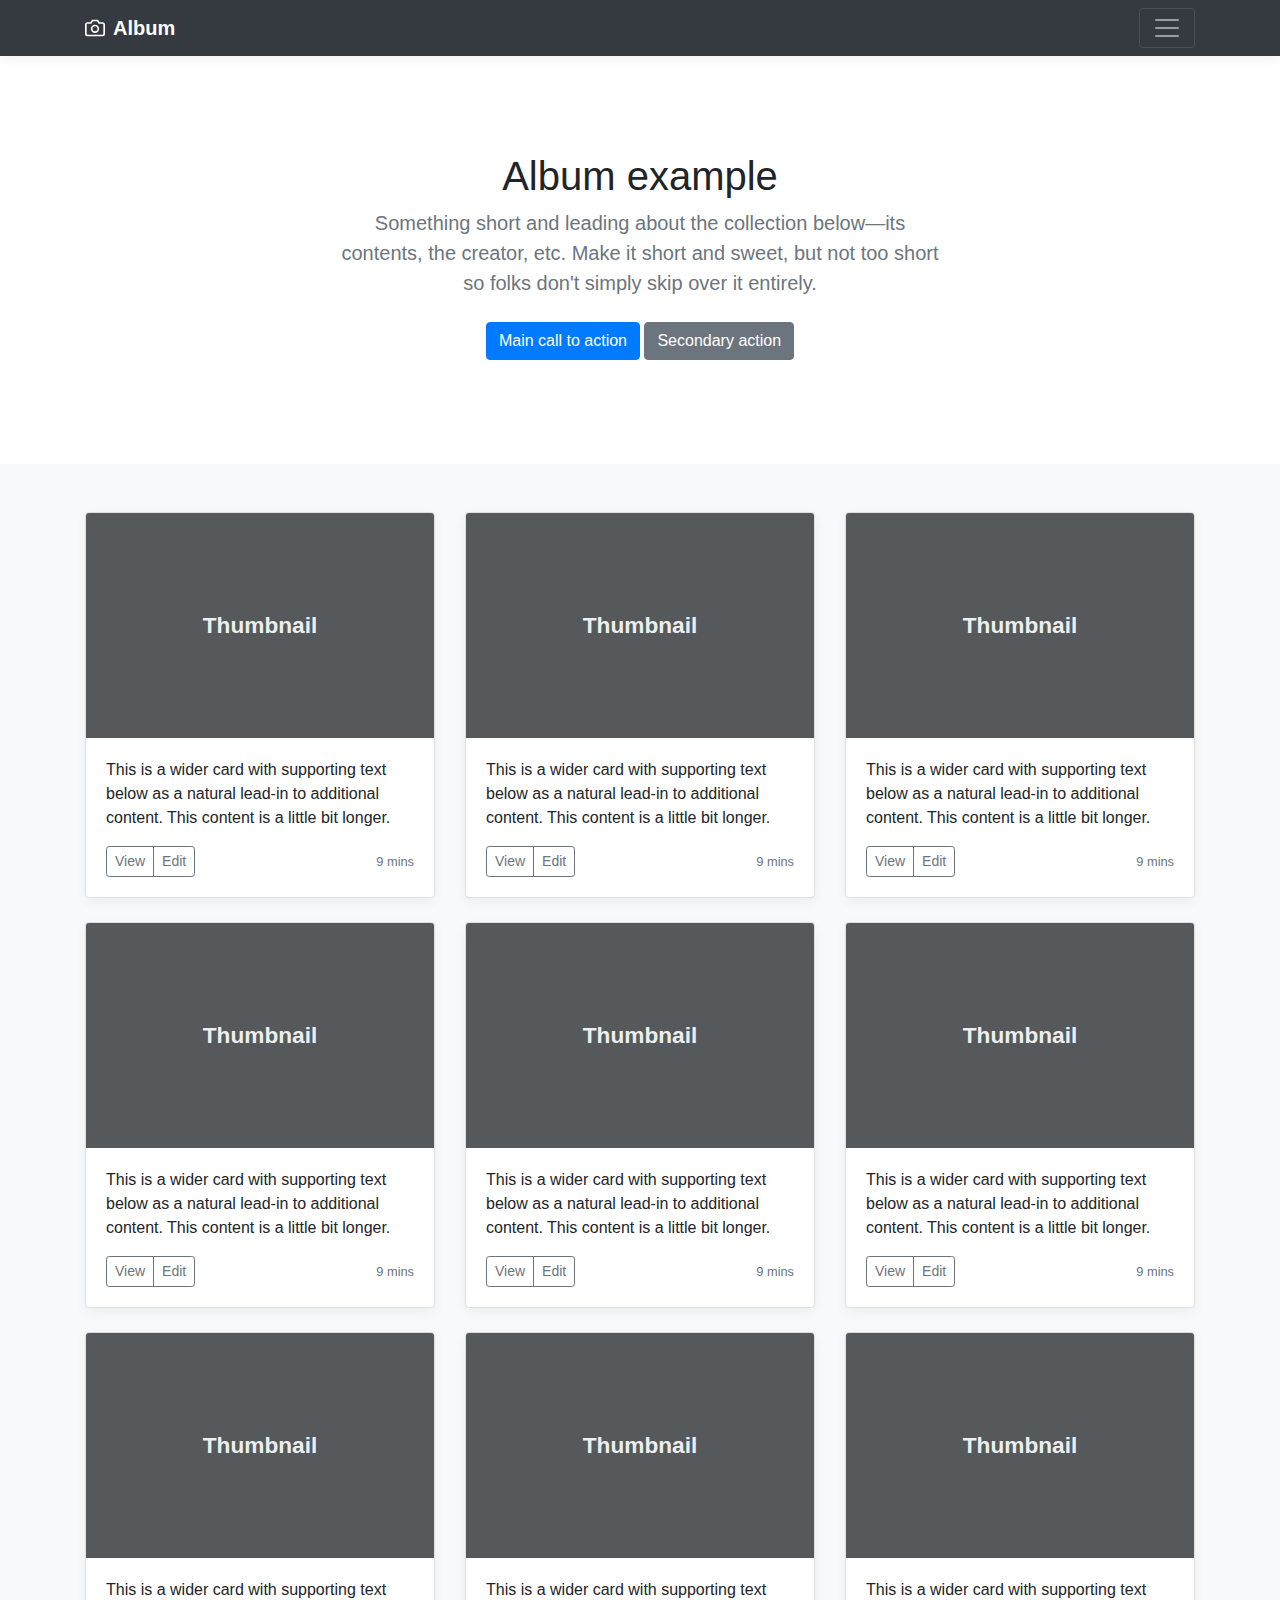
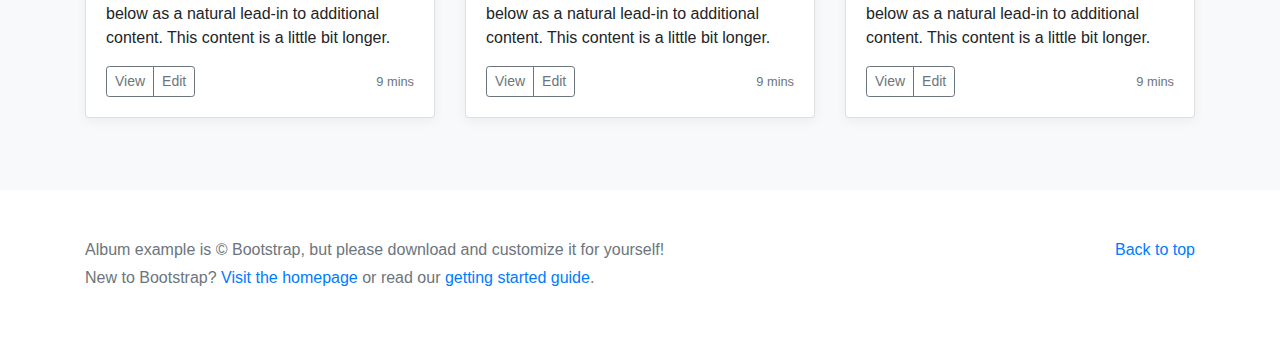
<file: bootstrap/bootstrap-4.1.0/docs/4.1/examples/album/index.html>
<!doctype html>
<html lang="en">
  <head>
    <meta charset="utf-8">
    <meta name="viewport" content="width=device-width, initial-scale=1, shrink-to-fit=no">
    <meta name="description" content="">
    <meta name="author" content="">
    <link rel="icon" href="../../../../favicon.ico">

    <title>Album example for Bootstrap</title>

    <!-- Bootstrap core CSS -->
    <link href="../../../../dist/css/bootstrap.min.css" rel="stylesheet">

    <!-- Custom styles for this template -->
    <link href="album.css" rel="stylesheet">
  </head>

  <body>

    <header>
      <div class="collapse bg-dark" id="navbarHeader">
        <div class="container">
          <div class="row">
            <div class="col-sm-8 col-md-7 py-4">
              <h4 class="text-white">About</h4>
              <p class="text-muted">Add some information about the album below, the author, or any other background context. Make it a few sentences long so folks can pick up some informative tidbits. Then, link them off to some social networking sites or contact information.</p>
            </div>
            <div class="col-sm-4 offset-md-1 py-4">
              <h4 class="text-white">Contact</h4>
              <ul class="list-unstyled">
                <li><a href="#" class="text-white">Follow on Twitter</a></li>
                <li><a href="#" class="text-white">Like on Facebook</a></li>
                <li><a href="#" class="text-white">Email me</a></li>
              </ul>
            </div>
          </div>
        </div>
      </div>
      <div class="navbar navbar-dark bg-dark box-shadow">
        <div class="container d-flex justify-content-between">
          <a href="#" class="navbar-brand d-flex align-items-center">
            <svg xmlns="http://www.w3.org/2000/svg" width="20" height="20" viewBox="0 0 24 24" fill="none" stroke="currentColor" stroke-width="2" stroke-linecap="round" stroke-linejoin="round" class="mr-2"><path d="M23 19a2 2 0 0 1-2 2H3a2 2 0 0 1-2-2V8a2 2 0 0 1 2-2h4l2-3h6l2 3h4a2 2 0 0 1 2 2z"></path><circle cx="12" cy="13" r="4"></circle></svg>
            <strong>Album</strong>
          </a>
          <button class="navbar-toggler" type="button" data-toggle="collapse" data-target="#navbarHeader" aria-controls="navbarHeader" aria-expanded="false" aria-label="Toggle navigation">
            <span class="navbar-toggler-icon"></span>
          </button>
        </div>
      </div>
    </header>

    <main role="main">

      <section class="jumbotron text-center">
        <div class="container">
          <h1 class="jumbotron-heading">Album example</h1>
          <p class="lead text-muted">Something short and leading about the collection below—its contents, the creator, etc. Make it short and sweet, but not too short so folks don't simply skip over it entirely.</p>
          <p>
            <a href="#" class="btn btn-primary my-2">Main call to action</a>
            <a href="#" class="btn btn-secondary my-2">Secondary action</a>
          </p>
        </div>
      </section>

      <div class="album py-5 bg-light">
        <div class="container">

          <div class="row">
            <div class="col-md-4">
              <div class="card mb-4 box-shadow">
                <img class="card-img-top" data-src="holder.js/100px225?theme=thumb&bg=55595c&fg=eceeef&text=Thumbnail" alt="Card image cap">
                <div class="card-body">
                  <p class="card-text">This is a wider card with supporting text below as a natural lead-in to additional content. This content is a little bit longer.</p>
                  <div class="d-flex justify-content-between align-items-center">
                    <div class="btn-group">
                      <button type="button" class="btn btn-sm btn-outline-secondary">View</button>
                      <button type="button" class="btn btn-sm btn-outline-secondary">Edit</button>
                    </div>
                    <small class="text-muted">9 mins</small>
                  </div>
                </div>
              </div>
            </div>
            <div class="col-md-4">
              <div class="card mb-4 box-shadow">
                <img class="card-img-top" data-src="holder.js/100px225?theme=thumb&bg=55595c&fg=eceeef&text=Thumbnail" alt="Card image cap">
                <div class="card-body">
                  <p class="card-text">This is a wider card with supporting text below as a natural lead-in to additional content. This content is a little bit longer.</p>
                  <div class="d-flex justify-content-between align-items-center">
                    <div class="btn-group">
                      <button type="button" class="btn btn-sm btn-outline-secondary">View</button>
                      <button type="button" class="btn btn-sm btn-outline-secondary">Edit</button>
                    </div>
                    <small class="text-muted">9 mins</small>
                  </div>
                </div>
              </div>
            </div>
            <div class="col-md-4">
              <div class="card mb-4 box-shadow">
                <img class="card-img-top" data-src="holder.js/100px225?theme=thumb&bg=55595c&fg=eceeef&text=Thumbnail" alt="Card image cap">
                <div class="card-body">
                  <p class="card-text">This is a wider card with supporting text below as a natural lead-in to additional content. This content is a little bit longer.</p>
                  <div class="d-flex justify-content-between align-items-center">
                    <div class="btn-group">
                      <button type="button" class="btn btn-sm btn-outline-secondary">View</button>
                      <button type="button" class="btn btn-sm btn-outline-secondary">Edit</button>
                    </div>
                    <small class="text-muted">9 mins</small>
                  </div>
                </div>
              </div>
            </div>

            <div class="col-md-4">
              <div class="card mb-4 box-shadow">
                <img class="card-img-top" data-src="holder.js/100px225?theme=thumb&bg=55595c&fg=eceeef&text=Thumbnail" alt="Card image cap">
                <div class="card-body">
                  <p class="card-text">This is a wider card with supporting text below as a natural lead-in to additional content. This content is a little bit longer.</p>
                  <div class="d-flex justify-content-between align-items-center">
                    <div class="btn-group">
                      <button type="button" class="btn btn-sm btn-outline-secondary">View</button>
                      <button type="button" class="btn btn-sm btn-outline-secondary">Edit</button>
                    </div>
                    <small class="text-muted">9 mins</small>
                  </div>
                </div>
              </div>
            </div>
            <div class="col-md-4">
              <div class="card mb-4 box-shadow">
                <img class="card-img-top" data-src="holder.js/100px225?theme=thumb&bg=55595c&fg=eceeef&text=Thumbnail" alt="Card image cap">
                <div class="card-body">
                  <p class="card-text">This is a wider card with supporting text below as a natural lead-in to additional content. This content is a little bit longer.</p>
                  <div class="d-flex justify-content-between align-items-center">
                    <div class="btn-group">
                      <button type="button" class="btn btn-sm btn-outline-secondary">View</button>
                      <button type="button" class="btn btn-sm btn-outline-secondary">Edit</button>
                    </div>
                    <small class="text-muted">9 mins</small>
                  </div>
                </div>
              </div>
            </div>
            <div class="col-md-4">
              <div class="card mb-4 box-shadow">
                <img class="card-img-top" data-src="holder.js/100px225?theme=thumb&bg=55595c&fg=eceeef&text=Thumbnail" alt="Card image cap">
                <div class="card-body">
                  <p class="card-text">This is a wider card with supporting text below as a natural lead-in to additional content. This content is a little bit longer.</p>
                  <div class="d-flex justify-content-between align-items-center">
                    <div class="btn-group">
                      <button type="button" class="btn btn-sm btn-outline-secondary">View</button>
                      <button type="button" class="btn btn-sm btn-outline-secondary">Edit</button>
                    </div>
                    <small class="text-muted">9 mins</small>
                  </div>
                </div>
              </div>
            </div>

            <div class="col-md-4">
              <div class="card mb-4 box-shadow">
                <img class="card-img-top" data-src="holder.js/100px225?theme=thumb&bg=55595c&fg=eceeef&text=Thumbnail" alt="Card image cap">
                <div class="card-body">
                  <p class="card-text">This is a wider card with supporting text below as a natural lead-in to additional content. This content is a little bit longer.</p>
                  <div class="d-flex justify-content-between align-items-center">
                    <div class="btn-group">
                      <button type="button" class="btn btn-sm btn-outline-secondary">View</button>
                      <button type="button" class="btn btn-sm btn-outline-secondary">Edit</button>
                    </div>
                    <small class="text-muted">9 mins</small>
                  </div>
                </div>
              </div>
            </div>
            <div class="col-md-4">
              <div class="card mb-4 box-shadow">
                <img class="card-img-top" data-src="holder.js/100px225?theme=thumb&bg=55595c&fg=eceeef&text=Thumbnail" alt="Card image cap">
                <div class="card-body">
                  <p class="card-text">This is a wider card with supporting text below as a natural lead-in to additional content. This content is a little bit longer.</p>
                  <div class="d-flex justify-content-between align-items-center">
                    <div class="btn-group">
                      <button type="button" class="btn btn-sm btn-outline-secondary">View</button>
                      <button type="button" class="btn btn-sm btn-outline-secondary">Edit</button>
                    </div>
                    <small class="text-muted">9 mins</small>
                  </div>
                </div>
              </div>
            </div>
            <div class="col-md-4">
              <div class="card mb-4 box-shadow">
                <img class="card-img-top" data-src="holder.js/100px225?theme=thumb&bg=55595c&fg=eceeef&text=Thumbnail" alt="Card image cap">
                <div class="card-body">
                  <p class="card-text">This is a wider card with supporting text below as a natural lead-in to additional content. This content is a little bit longer.</p>
                  <div class="d-flex justify-content-between align-items-center">
                    <div class="btn-group">
                      <button type="button" class="btn btn-sm btn-outline-secondary">View</button>
                      <button type="button" class="btn btn-sm btn-outline-secondary">Edit</button>
                    </div>
                    <small class="text-muted">9 mins</small>
                  </div>
                </div>
              </div>
            </div>
          </div>
        </div>
      </div>

    </main>

    <footer class="text-muted">
      <div class="container">
        <p class="float-right">
          <a href="#">Back to top</a>
        </p>
        <p>Album example is &copy; Bootstrap, but please download and customize it for yourself!</p>
        <p>New to Bootstrap? <a href="../../">Visit the homepage</a> or read our <a href="../../getting-started/">getting started guide</a>.</p>
      </div>
    </footer>

    <!-- Bootstrap core JavaScript
    ================================================== -->
    <!-- Placed at the end of the document so the pages load faster -->
    <script src="https://code.jquery.com/jquery-3.3.1.slim.min.js" integrity="sha384-q8i/X+965DzO0rT7abK41JStQIAqVgRVzpbzo5smXKp4YfRvH+8abtTE1Pi6jizo" crossorigin="anonymous"></script>
    <script>window.jQuery || document.write('<script src="../../../../assets/js/vendor/jquery-slim.min.js"><\/script>')</script>
    <script src="../../../../assets/js/vendor/popper.min.js"></script>
    <script src="../../../../dist/js/bootstrap.min.js"></script>
    <script src="../../../../assets/js/vendor/holder.min.js"></script>
  </body>
</html>
</file>
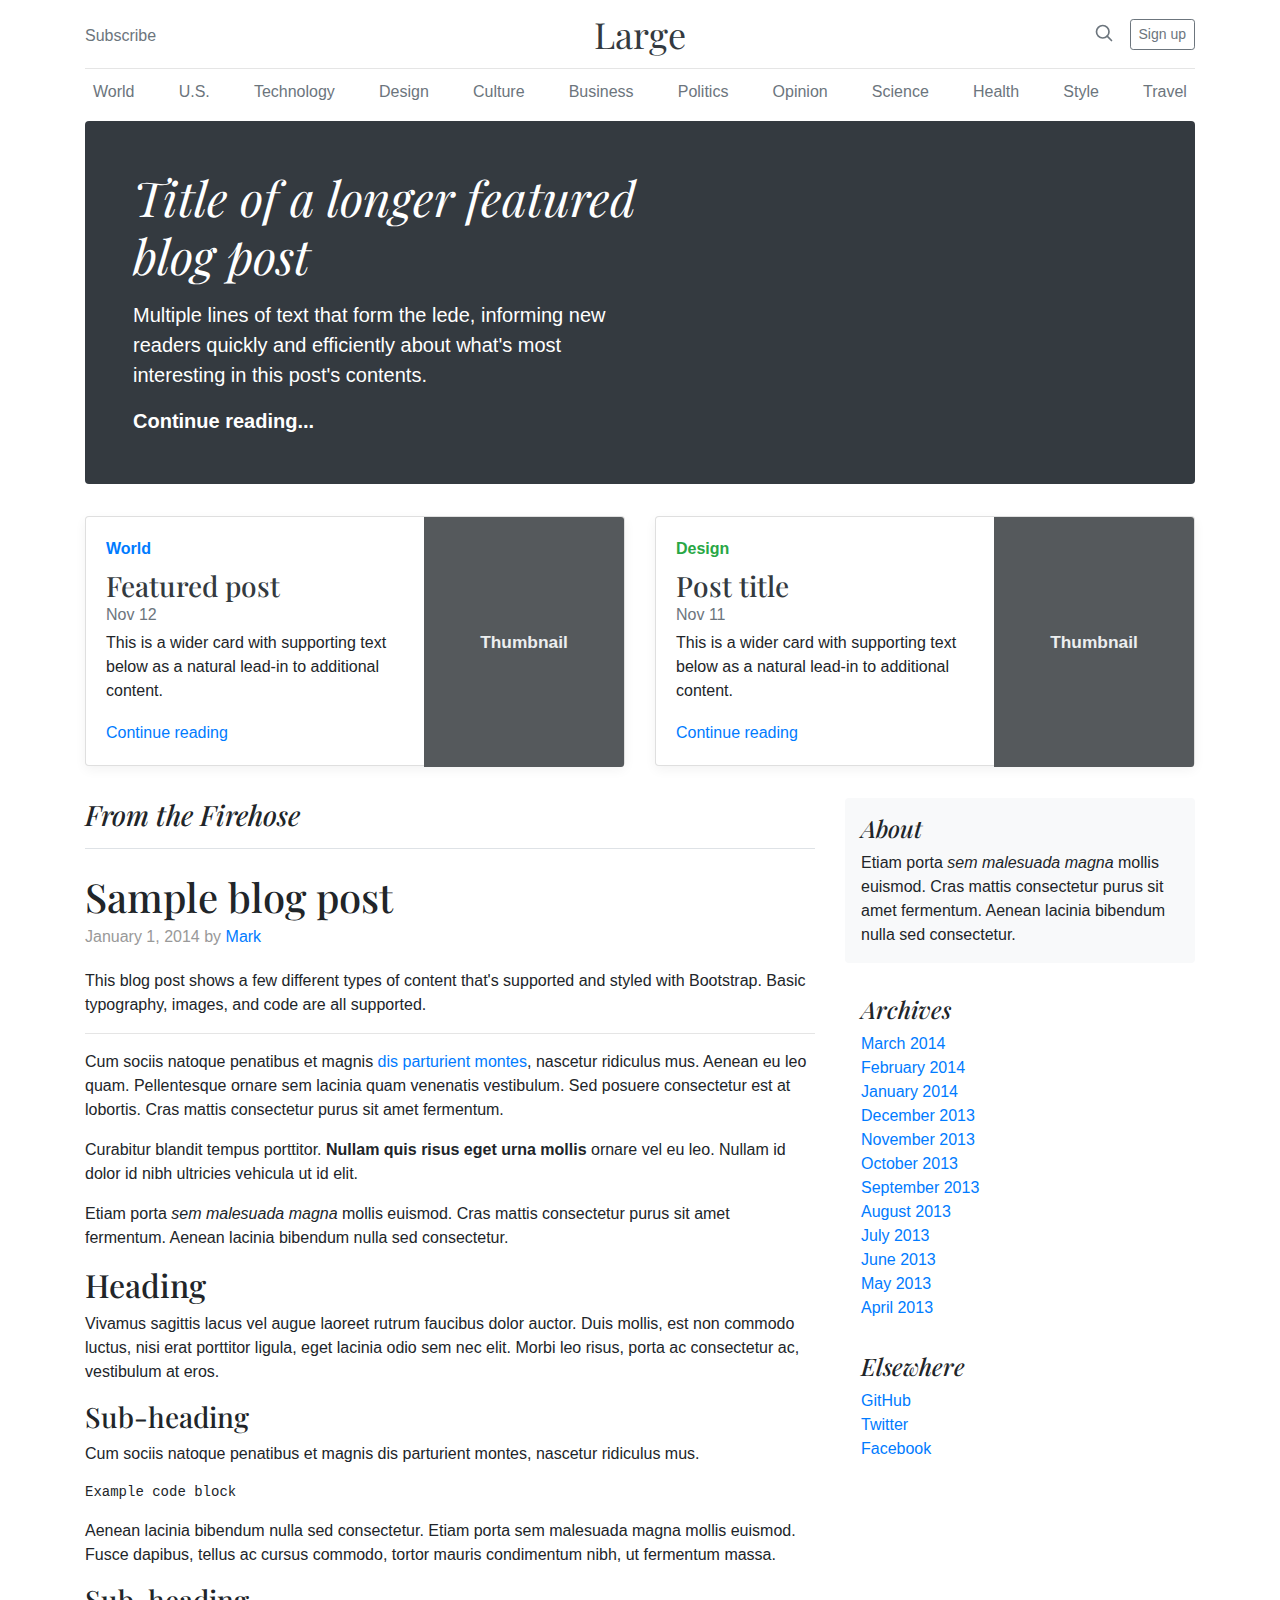
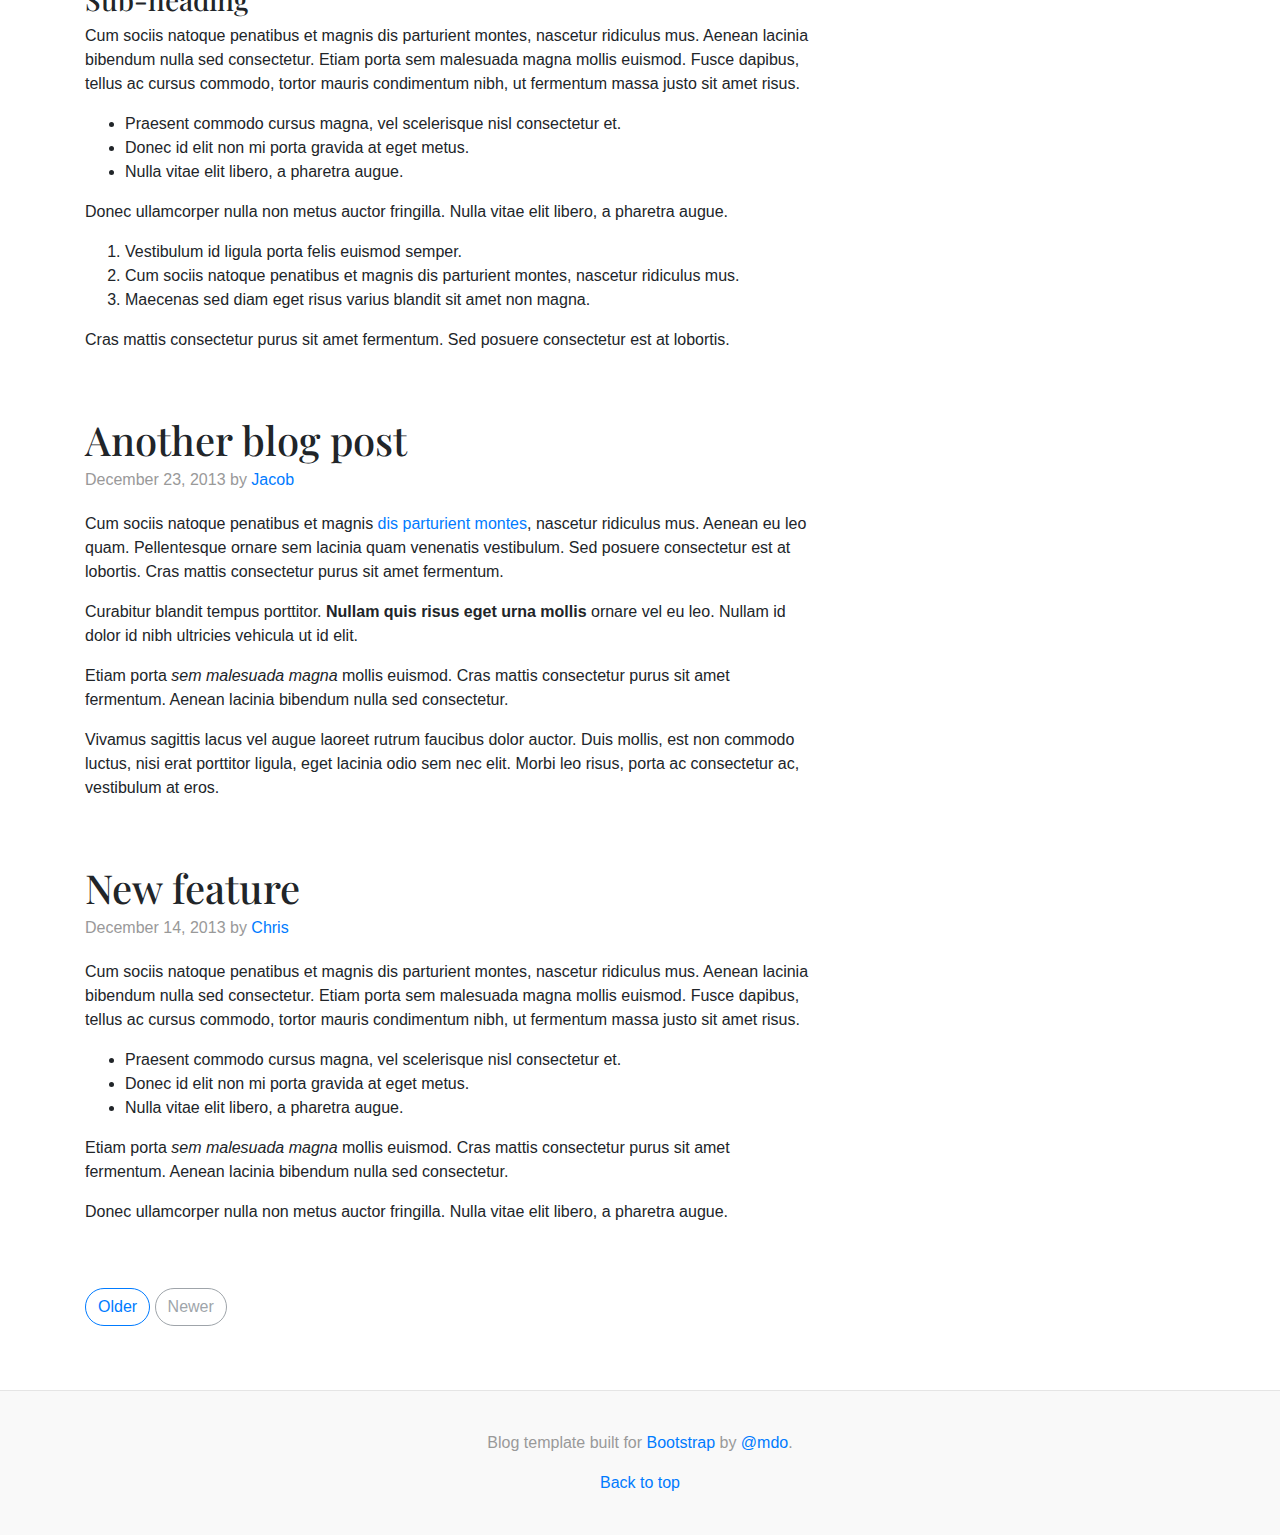
<file: bootstrap/bootstrap-4.1.0/docs/4.1/examples/blog/index.html>
<!doctype html>
<html lang="en">
  <head>
    <meta charset="utf-8">
    <meta name="viewport" content="width=device-width, initial-scale=1, shrink-to-fit=no">
    <meta name="description" content="">
    <meta name="author" content="">
    <link rel="icon" href="../../../../favicon.ico">

    <title>Blog Template for Bootstrap</title>

    <!-- Bootstrap core CSS -->
    <link href="../../../../dist/css/bootstrap.min.css" rel="stylesheet">

    <!-- Custom styles for this template -->
    <link href="https://fonts.googleapis.com/css?family=Playfair+Display:700,900" rel="stylesheet">
    <link href="blog.css" rel="stylesheet">
  </head>

  <body>

    <div class="container">
      <header class="blog-header py-3">
        <div class="row flex-nowrap justify-content-between align-items-center">
          <div class="col-4 pt-1">
            <a class="text-muted" href="#">Subscribe</a>
          </div>
          <div class="col-4 text-center">
            <a class="blog-header-logo text-dark" href="#">Large</a>
          </div>
          <div class="col-4 d-flex justify-content-end align-items-center">
            <a class="text-muted" href="#">
              <svg xmlns="http://www.w3.org/2000/svg" width="20" height="20" viewBox="0 0 24 24" fill="none" stroke="currentColor" stroke-width="2" stroke-linecap="round" stroke-linejoin="round" class="mx-3"><circle cx="10.5" cy="10.5" r="7.5"></circle><line x1="21" y1="21" x2="15.8" y2="15.8"></line></svg>
            </a>
            <a class="btn btn-sm btn-outline-secondary" href="#">Sign up</a>
          </div>
        </div>
      </header>

      <div class="nav-scroller py-1 mb-2">
        <nav class="nav d-flex justify-content-between">
          <a class="p-2 text-muted" href="#">World</a>
          <a class="p-2 text-muted" href="#">U.S.</a>
          <a class="p-2 text-muted" href="#">Technology</a>
          <a class="p-2 text-muted" href="#">Design</a>
          <a class="p-2 text-muted" href="#">Culture</a>
          <a class="p-2 text-muted" href="#">Business</a>
          <a class="p-2 text-muted" href="#">Politics</a>
          <a class="p-2 text-muted" href="#">Opinion</a>
          <a class="p-2 text-muted" href="#">Science</a>
          <a class="p-2 text-muted" href="#">Health</a>
          <a class="p-2 text-muted" href="#">Style</a>
          <a class="p-2 text-muted" href="#">Travel</a>
        </nav>
      </div>

      <div class="jumbotron p-3 p-md-5 text-white rounded bg-dark">
        <div class="col-md-6 px-0">
          <h1 class="display-4 font-italic">Title of a longer featured blog post</h1>
          <p class="lead my-3">Multiple lines of text that form the lede, informing new readers quickly and efficiently about what's most interesting in this post's contents.</p>
          <p class="lead mb-0"><a href="#" class="text-white font-weight-bold">Continue reading...</a></p>
        </div>
      </div>

      <div class="row mb-2">
        <div class="col-md-6">
          <div class="card flex-md-row mb-4 box-shadow h-md-250">
            <div class="card-body d-flex flex-column align-items-start">
              <strong class="d-inline-block mb-2 text-primary">World</strong>
              <h3 class="mb-0">
                <a class="text-dark" href="#">Featured post</a>
              </h3>
              <div class="mb-1 text-muted">Nov 12</div>
              <p class="card-text mb-auto">This is a wider card with supporting text below as a natural lead-in to additional content.</p>
              <a href="#">Continue reading</a>
            </div>
            <img class="card-img-right flex-auto d-none d-lg-block" data-src="holder.js/200x250?theme=thumb" alt="Card image cap">
          </div>
        </div>
        <div class="col-md-6">
          <div class="card flex-md-row mb-4 box-shadow h-md-250">
            <div class="card-body d-flex flex-column align-items-start">
              <strong class="d-inline-block mb-2 text-success">Design</strong>
              <h3 class="mb-0">
                <a class="text-dark" href="#">Post title</a>
              </h3>
              <div class="mb-1 text-muted">Nov 11</div>
              <p class="card-text mb-auto">This is a wider card with supporting text below as a natural lead-in to additional content.</p>
              <a href="#">Continue reading</a>
            </div>
            <img class="card-img-right flex-auto d-none d-lg-block" data-src="holder.js/200x250?theme=thumb" alt="Card image cap">
          </div>
        </div>
      </div>
    </div>

    <main role="main" class="container">
      <div class="row">
        <div class="col-md-8 blog-main">
          <h3 class="pb-3 mb-4 font-italic border-bottom">
            From the Firehose
          </h3>

          <div class="blog-post">
            <h2 class="blog-post-title">Sample blog post</h2>
            <p class="blog-post-meta">January 1, 2014 by <a href="#">Mark</a></p>

            <p>This blog post shows a few different types of content that's supported and styled with Bootstrap. Basic typography, images, and code are all supported.</p>
            <hr>
            <p>Cum sociis natoque penatibus et magnis <a href="#">dis parturient montes</a>, nascetur ridiculus mus. Aenean eu leo quam. Pellentesque ornare sem lacinia quam venenatis vestibulum. Sed posuere consectetur est at lobortis. Cras mattis consectetur purus sit amet fermentum.</p>
            <blockquote>
              <p>Curabitur blandit tempus porttitor. <strong>Nullam quis risus eget urna mollis</strong> ornare vel eu leo. Nullam id dolor id nibh ultricies vehicula ut id elit.</p>
            </blockquote>
            <p>Etiam porta <em>sem malesuada magna</em> mollis euismod. Cras mattis consectetur purus sit amet fermentum. Aenean lacinia bibendum nulla sed consectetur.</p>
            <h2>Heading</h2>
            <p>Vivamus sagittis lacus vel augue laoreet rutrum faucibus dolor auctor. Duis mollis, est non commodo luctus, nisi erat porttitor ligula, eget lacinia odio sem nec elit. Morbi leo risus, porta ac consectetur ac, vestibulum at eros.</p>
            <h3>Sub-heading</h3>
            <p>Cum sociis natoque penatibus et magnis dis parturient montes, nascetur ridiculus mus.</p>
            <pre><code>Example code block</code></pre>
            <p>Aenean lacinia bibendum nulla sed consectetur. Etiam porta sem malesuada magna mollis euismod. Fusce dapibus, tellus ac cursus commodo, tortor mauris condimentum nibh, ut fermentum massa.</p>
            <h3>Sub-heading</h3>
            <p>Cum sociis natoque penatibus et magnis dis parturient montes, nascetur ridiculus mus. Aenean lacinia bibendum nulla sed consectetur. Etiam porta sem malesuada magna mollis euismod. Fusce dapibus, tellus ac cursus commodo, tortor mauris condimentum nibh, ut fermentum massa justo sit amet risus.</p>
            <ul>
              <li>Praesent commodo cursus magna, vel scelerisque nisl consectetur et.</li>
              <li>Donec id elit non mi porta gravida at eget metus.</li>
              <li>Nulla vitae elit libero, a pharetra augue.</li>
            </ul>
            <p>Donec ullamcorper nulla non metus auctor fringilla. Nulla vitae elit libero, a pharetra augue.</p>
            <ol>
              <li>Vestibulum id ligula porta felis euismod semper.</li>
              <li>Cum sociis natoque penatibus et magnis dis parturient montes, nascetur ridiculus mus.</li>
              <li>Maecenas sed diam eget risus varius blandit sit amet non magna.</li>
            </ol>
            <p>Cras mattis consectetur purus sit amet fermentum. Sed posuere consectetur est at lobortis.</p>
          </div><!-- /.blog-post -->

          <div class="blog-post">
            <h2 class="blog-post-title">Another blog post</h2>
            <p class="blog-post-meta">December 23, 2013 by <a href="#">Jacob</a></p>

            <p>Cum sociis natoque penatibus et magnis <a href="#">dis parturient montes</a>, nascetur ridiculus mus. Aenean eu leo quam. Pellentesque ornare sem lacinia quam venenatis vestibulum. Sed posuere consectetur est at lobortis. Cras mattis consectetur purus sit amet fermentum.</p>
            <blockquote>
              <p>Curabitur blandit tempus porttitor. <strong>Nullam quis risus eget urna mollis</strong> ornare vel eu leo. Nullam id dolor id nibh ultricies vehicula ut id elit.</p>
            </blockquote>
            <p>Etiam porta <em>sem malesuada magna</em> mollis euismod. Cras mattis consectetur purus sit amet fermentum. Aenean lacinia bibendum nulla sed consectetur.</p>
            <p>Vivamus sagittis lacus vel augue laoreet rutrum faucibus dolor auctor. Duis mollis, est non commodo luctus, nisi erat porttitor ligula, eget lacinia odio sem nec elit. Morbi leo risus, porta ac consectetur ac, vestibulum at eros.</p>
          </div><!-- /.blog-post -->

          <div class="blog-post">
            <h2 class="blog-post-title">New feature</h2>
            <p class="blog-post-meta">December 14, 2013 by <a href="#">Chris</a></p>

            <p>Cum sociis natoque penatibus et magnis dis parturient montes, nascetur ridiculus mus. Aenean lacinia bibendum nulla sed consectetur. Etiam porta sem malesuada magna mollis euismod. Fusce dapibus, tellus ac cursus commodo, tortor mauris condimentum nibh, ut fermentum massa justo sit amet risus.</p>
            <ul>
              <li>Praesent commodo cursus magna, vel scelerisque nisl consectetur et.</li>
              <li>Donec id elit non mi porta gravida at eget metus.</li>
              <li>Nulla vitae elit libero, a pharetra augue.</li>
            </ul>
            <p>Etiam porta <em>sem malesuada magna</em> mollis euismod. Cras mattis consectetur purus sit amet fermentum. Aenean lacinia bibendum nulla sed consectetur.</p>
            <p>Donec ullamcorper nulla non metus auctor fringilla. Nulla vitae elit libero, a pharetra augue.</p>
          </div><!-- /.blog-post -->

          <nav class="blog-pagination">
            <a class="btn btn-outline-primary" href="#">Older</a>
            <a class="btn btn-outline-secondary disabled" href="#">Newer</a>
          </nav>

        </div><!-- /.blog-main -->

        <aside class="col-md-4 blog-sidebar">
          <div class="p-3 mb-3 bg-light rounded">
            <h4 class="font-italic">About</h4>
            <p class="mb-0">Etiam porta <em>sem malesuada magna</em> mollis euismod. Cras mattis consectetur purus sit amet fermentum. Aenean lacinia bibendum nulla sed consectetur.</p>
          </div>

          <div class="p-3">
            <h4 class="font-italic">Archives</h4>
            <ol class="list-unstyled mb-0">
              <li><a href="#">March 2014</a></li>
              <li><a href="#">February 2014</a></li>
              <li><a href="#">January 2014</a></li>
              <li><a href="#">December 2013</a></li>
              <li><a href="#">November 2013</a></li>
              <li><a href="#">October 2013</a></li>
              <li><a href="#">September 2013</a></li>
              <li><a href="#">August 2013</a></li>
              <li><a href="#">July 2013</a></li>
              <li><a href="#">June 2013</a></li>
              <li><a href="#">May 2013</a></li>
              <li><a href="#">April 2013</a></li>
            </ol>
          </div>

          <div class="p-3">
            <h4 class="font-italic">Elsewhere</h4>
            <ol class="list-unstyled">
              <li><a href="#">GitHub</a></li>
              <li><a href="#">Twitter</a></li>
              <li><a href="#">Facebook</a></li>
            </ol>
          </div>
        </aside><!-- /.blog-sidebar -->

      </div><!-- /.row -->

    </main><!-- /.container -->

    <footer class="blog-footer">
      <p>Blog template built for <a href="https://getbootstrap.com/">Bootstrap</a> by <a href="https://twitter.com/mdo">@mdo</a>.</p>
      <p>
        <a href="#">Back to top</a>
      </p>
    </footer>

    <!-- Bootstrap core JavaScript
    ================================================== -->
    <!-- Placed at the end of the document so the pages load faster -->
    <script src="https://code.jquery.com/jquery-3.3.1.slim.min.js" integrity="sha384-q8i/X+965DzO0rT7abK41JStQIAqVgRVzpbzo5smXKp4YfRvH+8abtTE1Pi6jizo" crossorigin="anonymous"></script>
    <script>window.jQuery || document.write('<script src="../../../../assets/js/vendor/jquery-slim.min.js"><\/script>')</script>
    <script src="../../../../assets/js/vendor/popper.min.js"></script>
    <script src="../../../../dist/js/bootstrap.min.js"></script>
    <script src="../../../../assets/js/vendor/holder.min.js"></script>
    <script>
      Holder.addTheme('thumb', {
        bg: '#55595c',
        fg: '#eceeef',
        text: 'Thumbnail'
      });
    </script>
  </body>
</html>
</file>
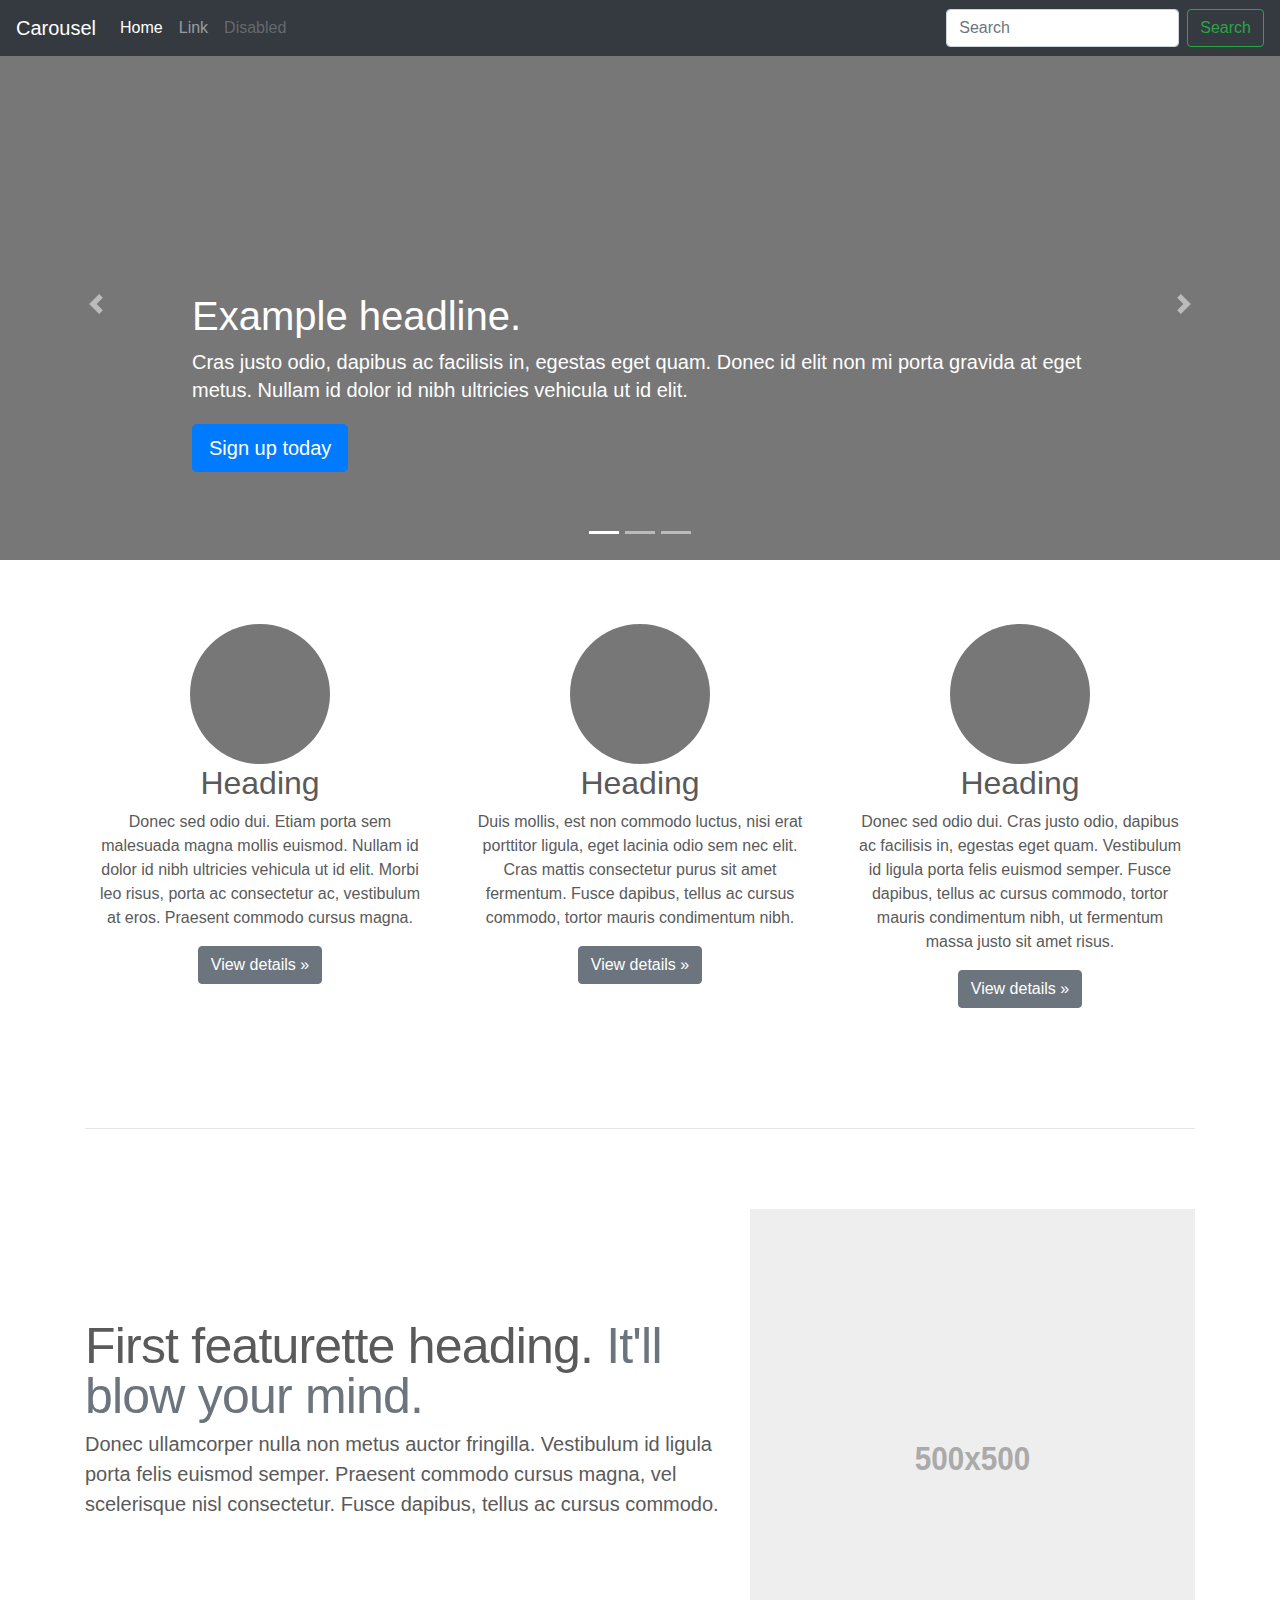
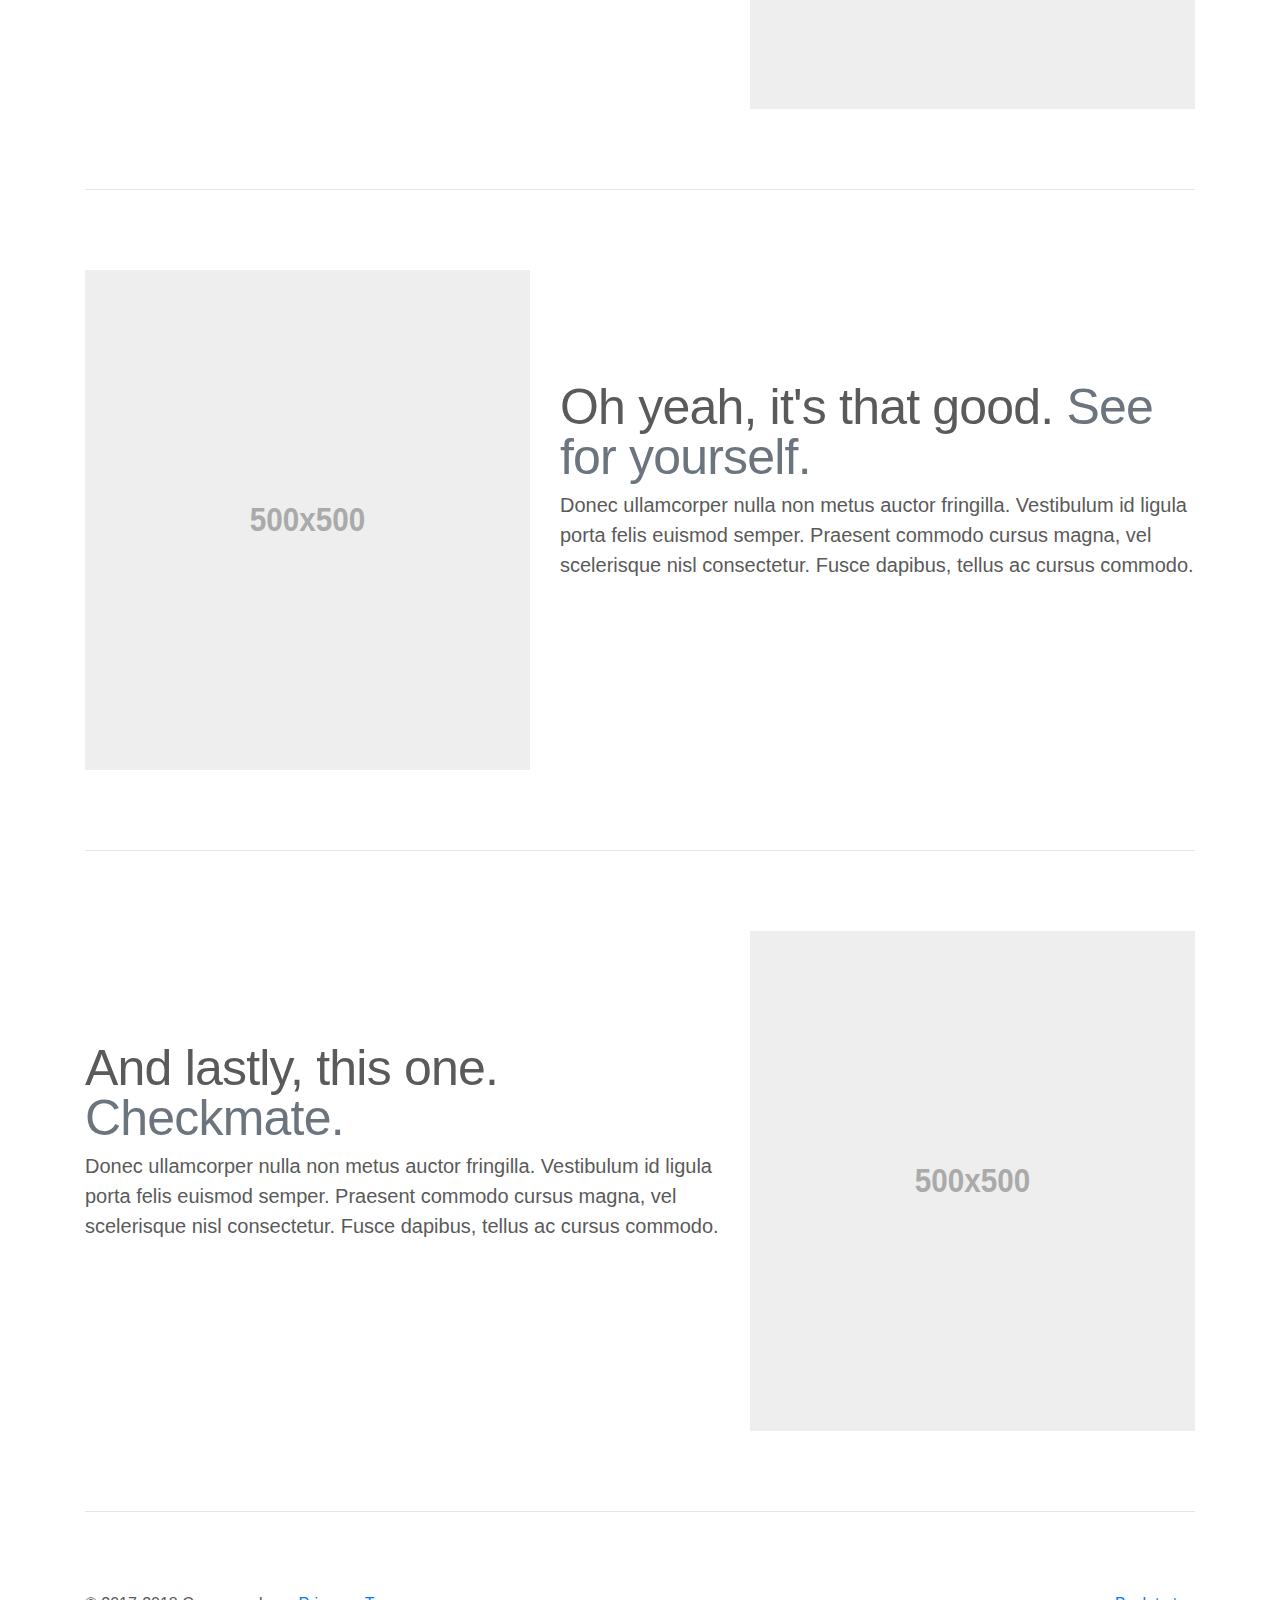
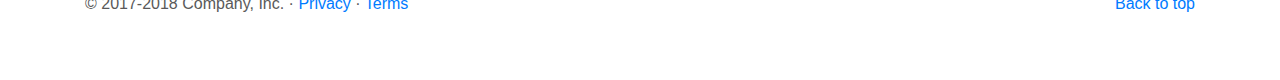
<file: bootstrap/bootstrap-4.1.0/docs/4.1/examples/carousel/index.html>
<!doctype html>
<html lang="en">
  <head>
    <meta charset="utf-8">
    <meta name="viewport" content="width=device-width, initial-scale=1, shrink-to-fit=no">
    <meta name="description" content="">
    <meta name="author" content="">
    <link rel="icon" href="../../../../favicon.ico">

    <title>Carousel Template for Bootstrap</title>

    <!-- Bootstrap core CSS -->
    <link href="../../../../dist/css/bootstrap.min.css" rel="stylesheet">

    <!-- Custom styles for this template -->
    <link href="carousel.css" rel="stylesheet">
  </head>
  <body>

    <header>
      <nav class="navbar navbar-expand-md navbar-dark fixed-top bg-dark">
        <a class="navbar-brand" href="#">Carousel</a>
        <button class="navbar-toggler" type="button" data-toggle="collapse" data-target="#navbarCollapse" aria-controls="navbarCollapse" aria-expanded="false" aria-label="Toggle navigation">
          <span class="navbar-toggler-icon"></span>
        </button>
        <div class="collapse navbar-collapse" id="navbarCollapse">
          <ul class="navbar-nav mr-auto">
            <li class="nav-item active">
              <a class="nav-link" href="#">Home <span class="sr-only">(current)</span></a>
            </li>
            <li class="nav-item">
              <a class="nav-link" href="#">Link</a>
            </li>
            <li class="nav-item">
              <a class="nav-link disabled" href="#">Disabled</a>
            </li>
          </ul>
          <form class="form-inline mt-2 mt-md-0">
            <input class="form-control mr-sm-2" type="text" placeholder="Search" aria-label="Search">
            <button class="btn btn-outline-success my-2 my-sm-0" type="submit">Search</button>
          </form>
        </div>
      </nav>
    </header>

    <main role="main">

      <div id="myCarousel" class="carousel slide" data-ride="carousel">
        <ol class="carousel-indicators">
          <li data-target="#myCarousel" data-slide-to="0" class="active"></li>
          <li data-target="#myCarousel" data-slide-to="1"></li>
          <li data-target="#myCarousel" data-slide-to="2"></li>
        </ol>
        <div class="carousel-inner">
          <div class="carousel-item active">
            <img class="first-slide" src="[data-uri]" alt="First slide">
            <div class="container">
              <div class="carousel-caption text-left">
                <h1>Example headline.</h1>
                <p>Cras justo odio, dapibus ac facilisis in, egestas eget quam. Donec id elit non mi porta gravida at eget metus. Nullam id dolor id nibh ultricies vehicula ut id elit.</p>
                <p><a class="btn btn-lg btn-primary" href="#" role="button">Sign up today</a></p>
              </div>
            </div>
          </div>
          <div class="carousel-item">
            <img class="second-slide" src="[data-uri]" alt="Second slide">
            <div class="container">
              <div class="carousel-caption">
                <h1>Another example headline.</h1>
                <p>Cras justo odio, dapibus ac facilisis in, egestas eget quam. Donec id elit non mi porta gravida at eget metus. Nullam id dolor id nibh ultricies vehicula ut id elit.</p>
                <p><a class="btn btn-lg btn-primary" href="#" role="button">Learn more</a></p>
              </div>
            </div>
          </div>
          <div class="carousel-item">
            <img class="third-slide" src="[data-uri]" alt="Third slide">
            <div class="container">
              <div class="carousel-caption text-right">
                <h1>One more for good measure.</h1>
                <p>Cras justo odio, dapibus ac facilisis in, egestas eget quam. Donec id elit non mi porta gravida at eget metus. Nullam id dolor id nibh ultricies vehicula ut id elit.</p>
                <p><a class="btn btn-lg btn-primary" href="#" role="button">Browse gallery</a></p>
              </div>
            </div>
          </div>
        </div>
        <a class="carousel-control-prev" href="#myCarousel" role="button" data-slide="prev">
          <span class="carousel-control-prev-icon" aria-hidden="true"></span>
          <span class="sr-only">Previous</span>
        </a>
        <a class="carousel-control-next" href="#myCarousel" role="button" data-slide="next">
          <span class="carousel-control-next-icon" aria-hidden="true"></span>
          <span class="sr-only">Next</span>
        </a>
      </div>


      <!-- Marketing messaging and featurettes
      ================================================== -->
      <!-- Wrap the rest of the page in another container to center all the content. -->

      <div class="container marketing">

        <!-- Three columns of text below the carousel -->
        <div class="row">
          <div class="col-lg-4">
            <img class="rounded-circle" src="[data-uri]" alt="Generic placeholder image" width="140" height="140">
            <h2>Heading</h2>
            <p>Donec sed odio dui. Etiam porta sem malesuada magna mollis euismod. Nullam id dolor id nibh ultricies vehicula ut id elit. Morbi leo risus, porta ac consectetur ac, vestibulum at eros. Praesent commodo cursus magna.</p>
            <p><a class="btn btn-secondary" href="#" role="button">View details &raquo;</a></p>
          </div><!-- /.col-lg-4 -->
          <div class="col-lg-4">
            <img class="rounded-circle" src="[data-uri]" alt="Generic placeholder image" width="140" height="140">
            <h2>Heading</h2>
            <p>Duis mollis, est non commodo luctus, nisi erat porttitor ligula, eget lacinia odio sem nec elit. Cras mattis consectetur purus sit amet fermentum. Fusce dapibus, tellus ac cursus commodo, tortor mauris condimentum nibh.</p>
            <p><a class="btn btn-secondary" href="#" role="button">View details &raquo;</a></p>
          </div><!-- /.col-lg-4 -->
          <div class="col-lg-4">
            <img class="rounded-circle" src="[data-uri]" alt="Generic placeholder image" width="140" height="140">
            <h2>Heading</h2>
            <p>Donec sed odio dui. Cras justo odio, dapibus ac facilisis in, egestas eget quam. Vestibulum id ligula porta felis euismod semper. Fusce dapibus, tellus ac cursus commodo, tortor mauris condimentum nibh, ut fermentum massa justo sit amet risus.</p>
            <p><a class="btn btn-secondary" href="#" role="button">View details &raquo;</a></p>
          </div><!-- /.col-lg-4 -->
        </div><!-- /.row -->


        <!-- START THE FEATURETTES -->

        <hr class="featurette-divider">

        <div class="row featurette">
          <div class="col-md-7">
            <h2 class="featurette-heading">First featurette heading. <span class="text-muted">It'll blow your mind.</span></h2>
            <p class="lead">Donec ullamcorper nulla non metus auctor fringilla. Vestibulum id ligula porta felis euismod semper. Praesent commodo cursus magna, vel scelerisque nisl consectetur. Fusce dapibus, tellus ac cursus commodo.</p>
          </div>
          <div class="col-md-5">
            <img class="featurette-image img-fluid mx-auto" data-src="holder.js/500x500/auto" alt="Generic placeholder image">
          </div>
        </div>

        <hr class="featurette-divider">

        <div class="row featurette">
          <div class="col-md-7 order-md-2">
            <h2 class="featurette-heading">Oh yeah, it's that good. <span class="text-muted">See for yourself.</span></h2>
            <p class="lead">Donec ullamcorper nulla non metus auctor fringilla. Vestibulum id ligula porta felis euismod semper. Praesent commodo cursus magna, vel scelerisque nisl consectetur. Fusce dapibus, tellus ac cursus commodo.</p>
          </div>
          <div class="col-md-5 order-md-1">
            <img class="featurette-image img-fluid mx-auto" data-src="holder.js/500x500/auto" alt="Generic placeholder image">
          </div>
        </div>

        <hr class="featurette-divider">

        <div class="row featurette">
          <div class="col-md-7">
            <h2 class="featurette-heading">And lastly, this one. <span class="text-muted">Checkmate.</span></h2>
            <p class="lead">Donec ullamcorper nulla non metus auctor fringilla. Vestibulum id ligula porta felis euismod semper. Praesent commodo cursus magna, vel scelerisque nisl consectetur. Fusce dapibus, tellus ac cursus commodo.</p>
          </div>
          <div class="col-md-5">
            <img class="featurette-image img-fluid mx-auto" data-src="holder.js/500x500/auto" alt="Generic placeholder image">
          </div>
        </div>

        <hr class="featurette-divider">

        <!-- /END THE FEATURETTES -->

      </div><!-- /.container -->


      <!-- FOOTER -->
      <footer class="container">
        <p class="float-right"><a href="#">Back to top</a></p>
        <p>&copy; 2017-2018 Company, Inc. &middot; <a href="#">Privacy</a> &middot; <a href="#">Terms</a></p>
      </footer>
    </main>

    <!-- Bootstrap core JavaScript
    ================================================== -->
    <!-- Placed at the end of the document so the pages load faster -->
    <script src="https://code.jquery.com/jquery-3.3.1.slim.min.js" integrity="sha384-q8i/X+965DzO0rT7abK41JStQIAqVgRVzpbzo5smXKp4YfRvH+8abtTE1Pi6jizo" crossorigin="anonymous"></script>
    <script>window.jQuery || document.write('<script src="../../../../assets/js/vendor/jquery-slim.min.js"><\/script>')</script>
    <script src="../../../../assets/js/vendor/popper.min.js"></script>
    <script src="../../../../dist/js/bootstrap.min.js"></script>
    <!-- Just to make our placeholder images work. Don't actually copy the next line! -->
    <script src="../../../../assets/js/vendor/holder.min.js"></script>
  </body>
</html>
</file>
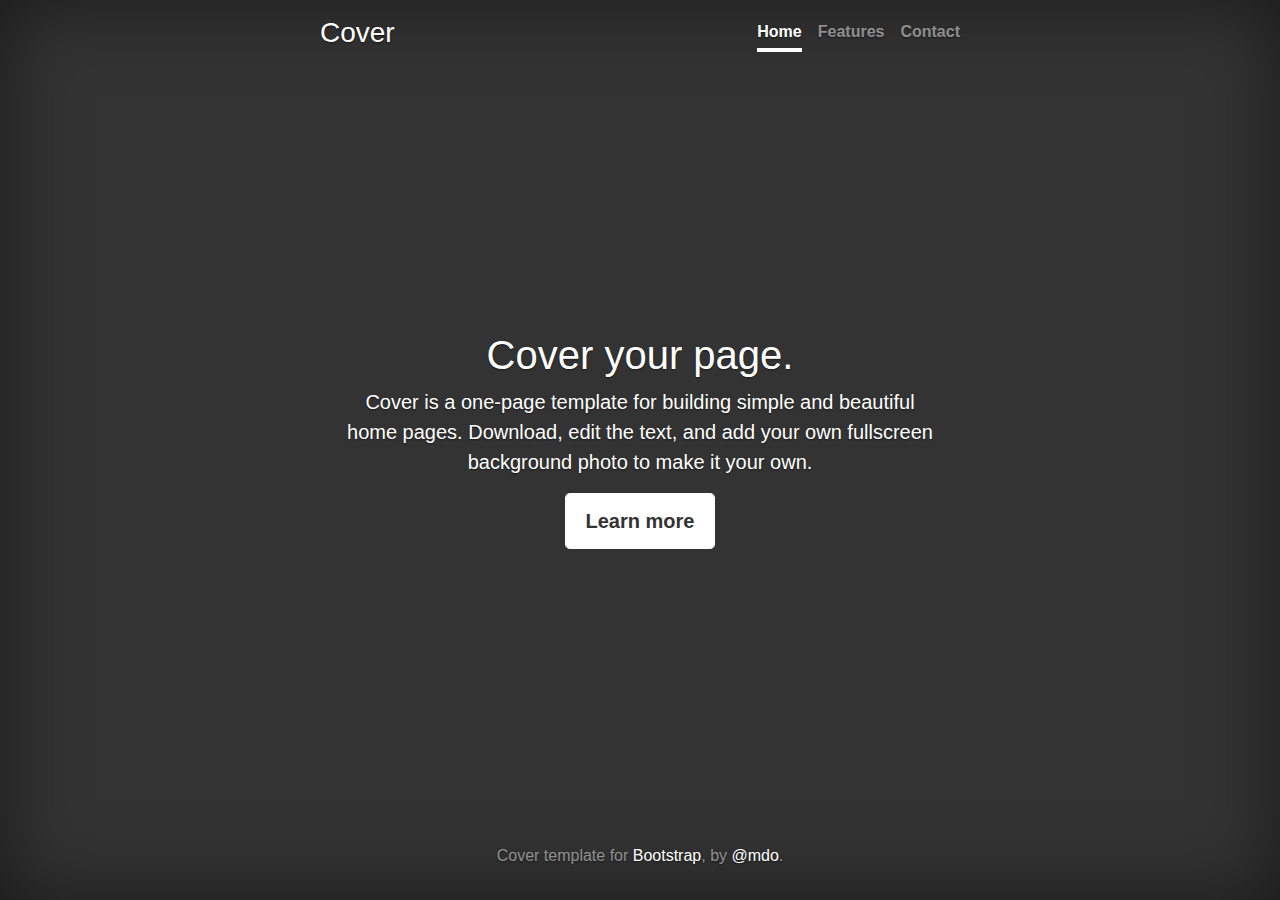
<file: bootstrap/bootstrap-4.1.0/docs/4.1/examples/cover/index.html>
<!doctype html>
<html lang="en">
  <head>
    <meta charset="utf-8">
    <meta name="viewport" content="width=device-width, initial-scale=1, shrink-to-fit=no">
    <meta name="description" content="">
    <meta name="author" content="">
    <link rel="icon" href="../../../../favicon.ico">

    <title>Cover Template for Bootstrap</title>

    <!-- Bootstrap core CSS -->
    <link href="../../../../dist/css/bootstrap.min.css" rel="stylesheet">

    <!-- Custom styles for this template -->
    <link href="cover.css" rel="stylesheet">
  </head>

  <body class="text-center">

    <div class="cover-container d-flex w-100 h-100 p-3 mx-auto flex-column">
      <header class="masthead mb-auto">
        <div class="inner">
          <h3 class="masthead-brand">Cover</h3>
          <nav class="nav nav-masthead justify-content-center">
            <a class="nav-link active" href="#">Home</a>
            <a class="nav-link" href="#">Features</a>
            <a class="nav-link" href="#">Contact</a>
          </nav>
        </div>
      </header>

      <main role="main" class="inner cover">
        <h1 class="cover-heading">Cover your page.</h1>
        <p class="lead">Cover is a one-page template for building simple and beautiful home pages. Download, edit the text, and add your own fullscreen background photo to make it your own.</p>
        <p class="lead">
          <a href="#" class="btn btn-lg btn-secondary">Learn more</a>
        </p>
      </main>

      <footer class="mastfoot mt-auto">
        <div class="inner">
          <p>Cover template for <a href="https://getbootstrap.com/">Bootstrap</a>, by <a href="https://twitter.com/mdo">@mdo</a>.</p>
        </div>
      </footer>
    </div>


    <!-- Bootstrap core JavaScript
    ================================================== -->
    <!-- Placed at the end of the document so the pages load faster -->
    <script src="https://code.jquery.com/jquery-3.3.1.slim.min.js" integrity="sha384-q8i/X+965DzO0rT7abK41JStQIAqVgRVzpbzo5smXKp4YfRvH+8abtTE1Pi6jizo" crossorigin="anonymous"></script>
    <script>window.jQuery || document.write('<script src="../../../../assets/js/vendor/jquery-slim.min.js"><\/script>')</script>
    <script src="../../../../assets/js/vendor/popper.min.js"></script>
    <script src="../../../../dist/js/bootstrap.min.js"></script>
  </body>
</html>
</file>
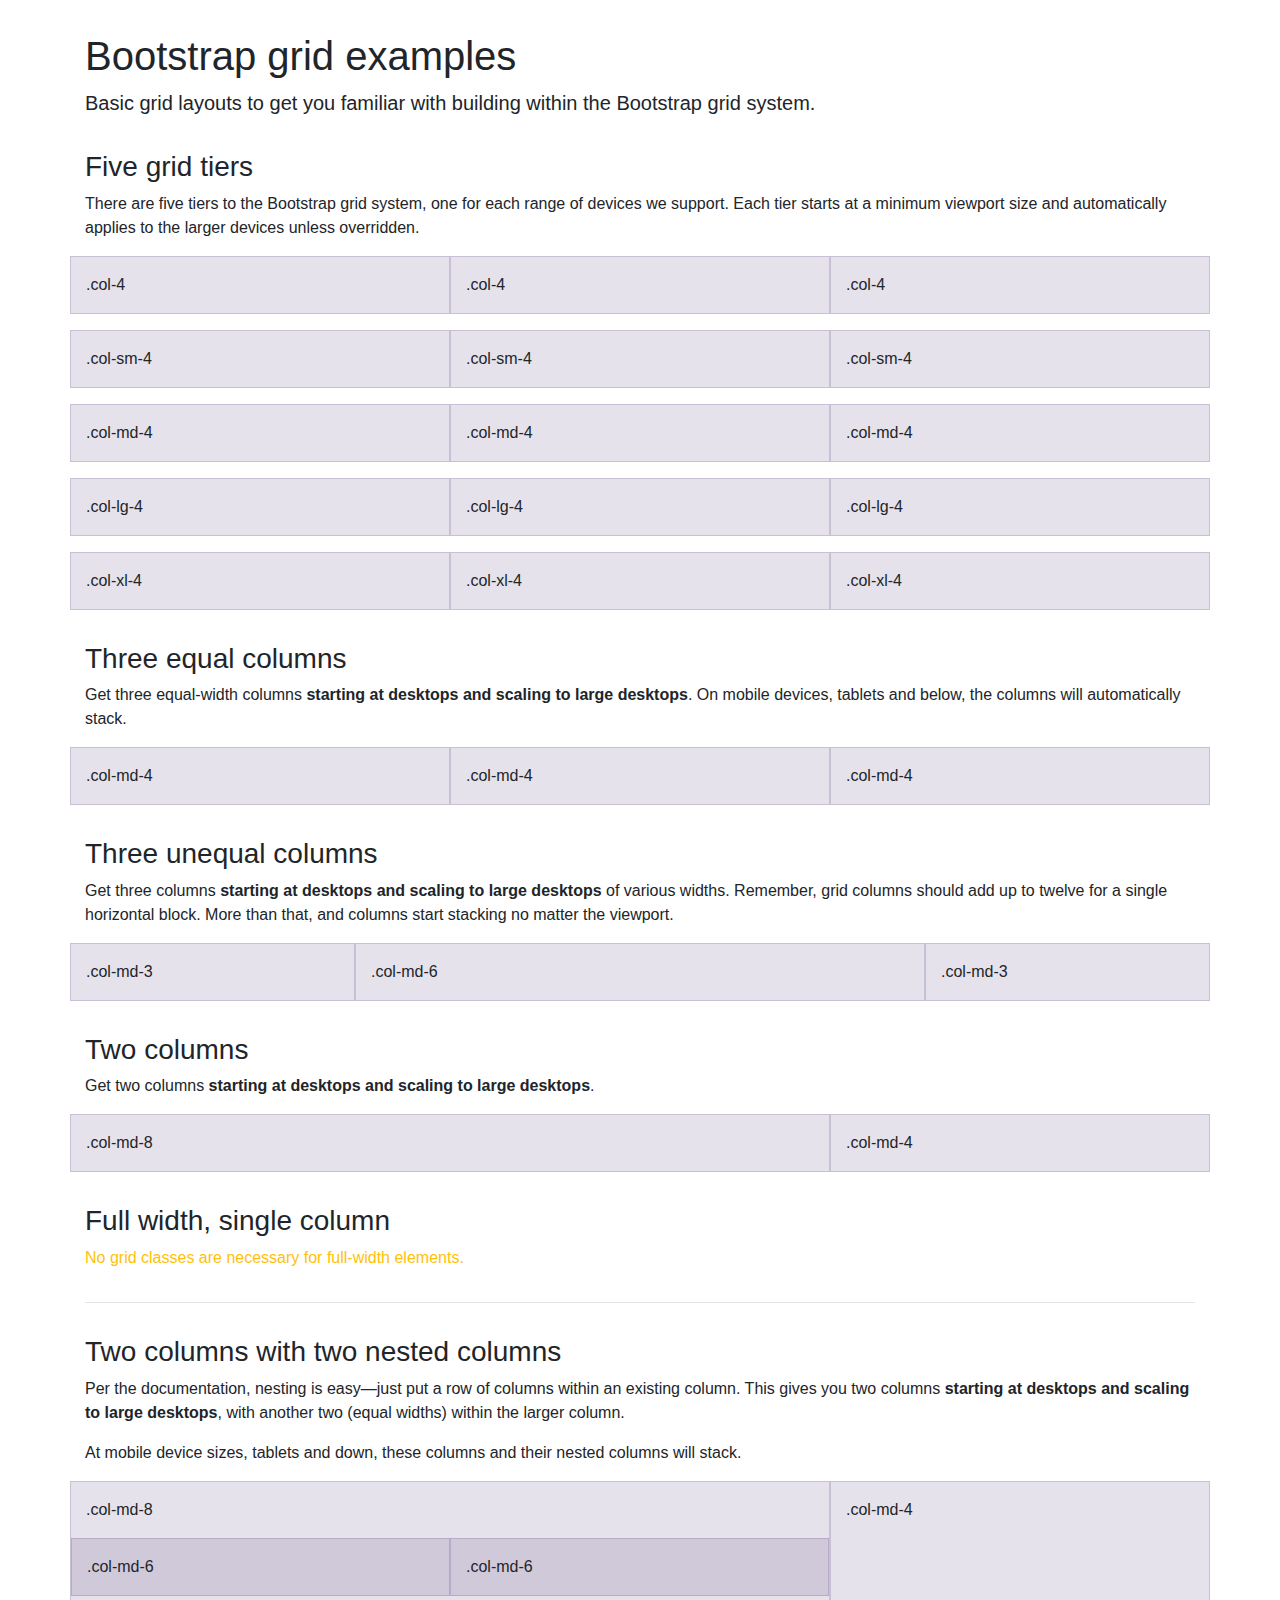
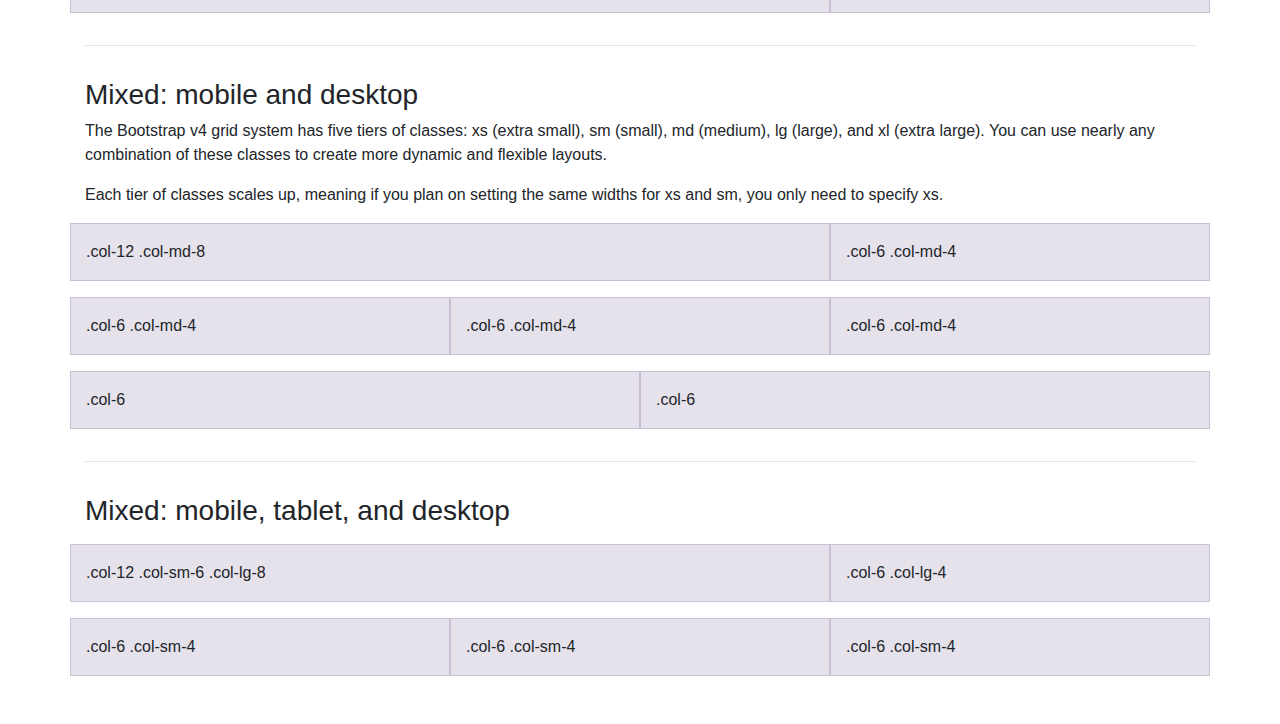
<file: bootstrap/bootstrap-4.1.0/docs/4.1/examples/grid/index.html>
<!doctype html>
<html lang="en">
  <head>
    <meta charset="utf-8">
    <meta name="viewport" content="width=device-width, initial-scale=1, shrink-to-fit=no">
    <meta name="description" content="">
    <meta name="author" content="">
    <link rel="icon" href="../../../../favicon.ico">

    <title>Grid Template for Bootstrap</title>

    <!-- Bootstrap core CSS -->
    <link href="../../../../dist/css/bootstrap.min.css" rel="stylesheet">

    <!-- Custom styles for this template -->
    <link href="grid.css" rel="stylesheet">
  </head>

  <body>
    <div class="container">

      <h1>Bootstrap grid examples</h1>
      <p class="lead">Basic grid layouts to get you familiar with building within the Bootstrap grid system.</p>

      <h3>Five grid tiers</h3>
      <p>There are five tiers to the Bootstrap grid system, one for each range of devices we support. Each tier starts at a minimum viewport size and automatically applies to the larger devices unless overridden.</p>

      <div class="row">
        <div class="col-4">.col-4</div>
        <div class="col-4">.col-4</div>
        <div class="col-4">.col-4</div>
      </div>

      <div class="row">
        <div class="col-sm-4">.col-sm-4</div>
        <div class="col-sm-4">.col-sm-4</div>
        <div class="col-sm-4">.col-sm-4</div>
      </div>

      <div class="row">
        <div class="col-md-4">.col-md-4</div>
        <div class="col-md-4">.col-md-4</div>
        <div class="col-md-4">.col-md-4</div>
      </div>

      <div class="row">
        <div class="col-lg-4">.col-lg-4</div>
        <div class="col-lg-4">.col-lg-4</div>
        <div class="col-lg-4">.col-lg-4</div>
      </div>

      <div class="row">
        <div class="col-xl-4">.col-xl-4</div>
        <div class="col-xl-4">.col-xl-4</div>
        <div class="col-xl-4">.col-xl-4</div>
      </div>

      <h3>Three equal columns</h3>
      <p>Get three equal-width columns <strong>starting at desktops and scaling to large desktops</strong>. On mobile devices, tablets and below, the columns will automatically stack.</p>
      <div class="row">
        <div class="col-md-4">.col-md-4</div>
        <div class="col-md-4">.col-md-4</div>
        <div class="col-md-4">.col-md-4</div>
      </div>

      <h3>Three unequal columns</h3>
      <p>Get three columns <strong>starting at desktops and scaling to large desktops</strong> of various widths. Remember, grid columns should add up to twelve for a single horizontal block. More than that, and columns start stacking no matter the viewport.</p>
      <div class="row">
        <div class="col-md-3">.col-md-3</div>
        <div class="col-md-6">.col-md-6</div>
        <div class="col-md-3">.col-md-3</div>
      </div>

      <h3>Two columns</h3>
      <p>Get two columns <strong>starting at desktops and scaling to large desktops</strong>.</p>
      <div class="row">
        <div class="col-md-8">.col-md-8</div>
        <div class="col-md-4">.col-md-4</div>
      </div>

      <h3>Full width, single column</h3>
      <p class="text-warning">No grid classes are necessary for full-width elements.</p>

      <hr>

      <h3>Two columns with two nested columns</h3>
      <p>Per the documentation, nesting is easy—just put a row of columns within an existing column. This gives you two columns <strong>starting at desktops and scaling to large desktops</strong>, with another two (equal widths) within the larger column.</p>
      <p>At mobile device sizes, tablets and down, these columns and their nested columns will stack.</p>
      <div class="row">
        <div class="col-md-8">
          .col-md-8
          <div class="row">
            <div class="col-md-6">.col-md-6</div>
            <div class="col-md-6">.col-md-6</div>
          </div>
        </div>
        <div class="col-md-4">.col-md-4</div>
      </div>

      <hr>

      <h3>Mixed: mobile and desktop</h3>
      <p>The Bootstrap v4 grid system has five tiers of classes: xs (extra small), sm (small), md (medium), lg (large), and xl (extra large). You can use nearly any combination of these classes to create more dynamic and flexible layouts.</p>
      <p>Each tier of classes scales up, meaning if you plan on setting the same widths for xs and sm, you only need to specify xs.</p>
      <div class="row">
        <div class="col-12 col-md-8">.col-12 .col-md-8</div>
        <div class="col-6 col-md-4">.col-6 .col-md-4</div>
      </div>
      <div class="row">
        <div class="col-6 col-md-4">.col-6 .col-md-4</div>
        <div class="col-6 col-md-4">.col-6 .col-md-4</div>
        <div class="col-6 col-md-4">.col-6 .col-md-4</div>
      </div>
      <div class="row">
        <div class="col-6">.col-6</div>
        <div class="col-6">.col-6</div>
      </div>

      <hr>

      <h3>Mixed: mobile, tablet, and desktop</h3>
      <p></p>
      <div class="row">
        <div class="col-12 col-sm-6 col-lg-8">.col-12 .col-sm-6 .col-lg-8</div>
        <div class="col-6 col-lg-4">.col-6 .col-lg-4</div>
      </div>
      <div class="row">
        <div class="col-6 col-sm-4">.col-6 .col-sm-4</div>
        <div class="col-6 col-sm-4">.col-6 .col-sm-4</div>
        <div class="col-6 col-sm-4">.col-6 .col-sm-4</div>
      </div>

    </div> <!-- /container -->
  </body>
</html>
</file>
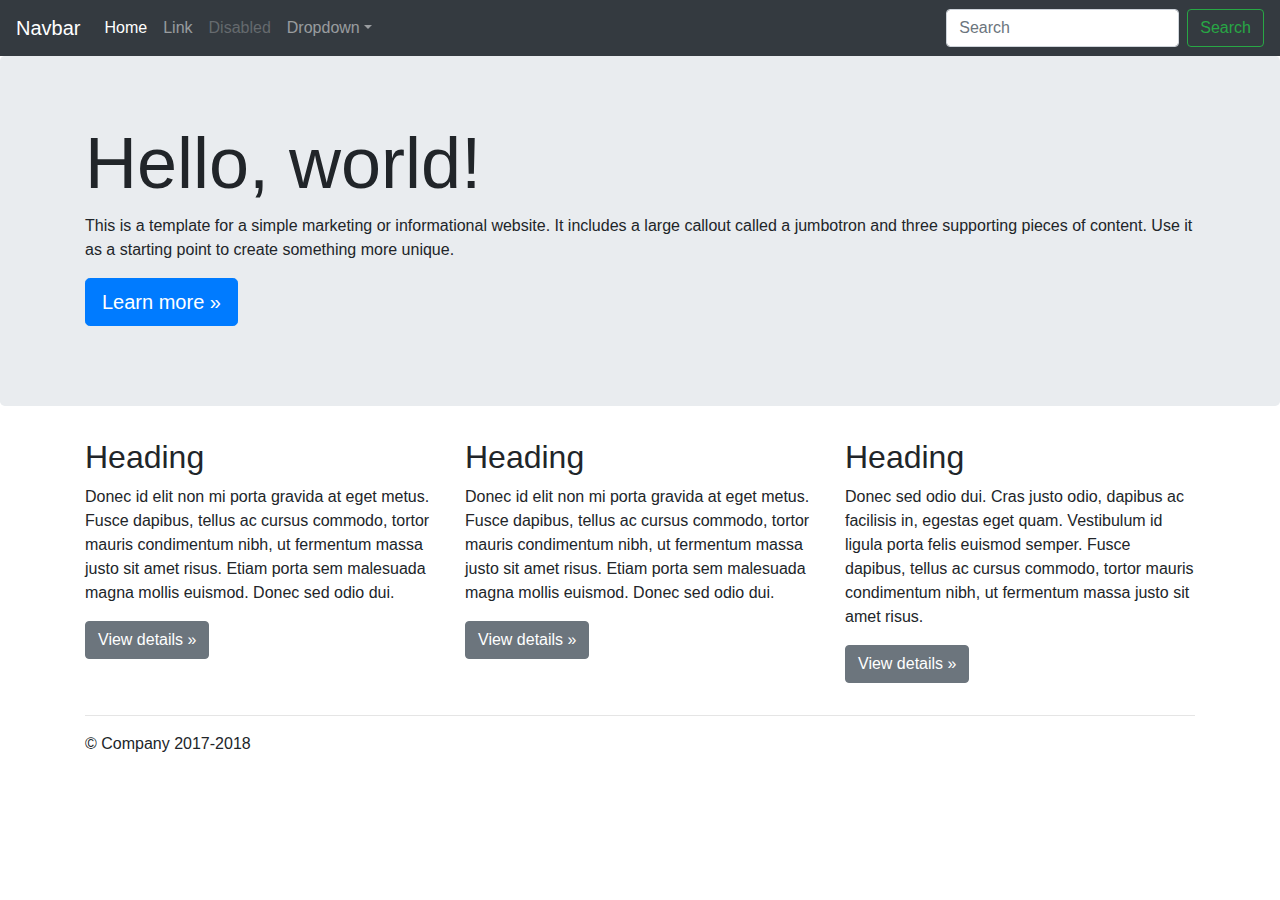
<file: bootstrap/bootstrap-4.1.0/docs/4.1/examples/jumbotron/index.html>
<!doctype html>
<html lang="en">
  <head>
    <meta charset="utf-8">
    <meta name="viewport" content="width=device-width, initial-scale=1, shrink-to-fit=no">
    <meta name="description" content="">
    <meta name="author" content="">
    <link rel="icon" href="../../../../favicon.ico">

    <title>Jumbotron Template for Bootstrap</title>

    <!-- Bootstrap core CSS -->
    <link href="../../../../dist/css/bootstrap.min.css" rel="stylesheet">

    <!-- Custom styles for this template -->
    <link href="jumbotron.css" rel="stylesheet">
  </head>

  <body>

    <nav class="navbar navbar-expand-md navbar-dark fixed-top bg-dark">
      <a class="navbar-brand" href="#">Navbar</a>
      <button class="navbar-toggler" type="button" data-toggle="collapse" data-target="#navbarsExampleDefault" aria-controls="navbarsExampleDefault" aria-expanded="false" aria-label="Toggle navigation">
        <span class="navbar-toggler-icon"></span>
      </button>

      <div class="collapse navbar-collapse" id="navbarsExampleDefault">
        <ul class="navbar-nav mr-auto">
          <li class="nav-item active">
            <a class="nav-link" href="#">Home <span class="sr-only">(current)</span></a>
          </li>
          <li class="nav-item">
            <a class="nav-link" href="#">Link</a>
          </li>
          <li class="nav-item">
            <a class="nav-link disabled" href="#">Disabled</a>
          </li>
          <li class="nav-item dropdown">
            <a class="nav-link dropdown-toggle" href="http://example.com" id="dropdown01" data-toggle="dropdown" aria-haspopup="true" aria-expanded="false">Dropdown</a>
            <div class="dropdown-menu" aria-labelledby="dropdown01">
              <a class="dropdown-item" href="#">Action</a>
              <a class="dropdown-item" href="#">Another action</a>
              <a class="dropdown-item" href="#">Something else here</a>
            </div>
          </li>
        </ul>
        <form class="form-inline my-2 my-lg-0">
          <input class="form-control mr-sm-2" type="text" placeholder="Search" aria-label="Search">
          <button class="btn btn-outline-success my-2 my-sm-0" type="submit">Search</button>
        </form>
      </div>
    </nav>

    <main role="main">

      <!-- Main jumbotron for a primary marketing message or call to action -->
      <div class="jumbotron">
        <div class="container">
          <h1 class="display-3">Hello, world!</h1>
          <p>This is a template for a simple marketing or informational website. It includes a large callout called a jumbotron and three supporting pieces of content. Use it as a starting point to create something more unique.</p>
          <p><a class="btn btn-primary btn-lg" href="#" role="button">Learn more &raquo;</a></p>
        </div>
      </div>

      <div class="container">
        <!-- Example row of columns -->
        <div class="row">
          <div class="col-md-4">
            <h2>Heading</h2>
            <p>Donec id elit non mi porta gravida at eget metus. Fusce dapibus, tellus ac cursus commodo, tortor mauris condimentum nibh, ut fermentum massa justo sit amet risus. Etiam porta sem malesuada magna mollis euismod. Donec sed odio dui. </p>
            <p><a class="btn btn-secondary" href="#" role="button">View details &raquo;</a></p>
          </div>
          <div class="col-md-4">
            <h2>Heading</h2>
            <p>Donec id elit non mi porta gravida at eget metus. Fusce dapibus, tellus ac cursus commodo, tortor mauris condimentum nibh, ut fermentum massa justo sit amet risus. Etiam porta sem malesuada magna mollis euismod. Donec sed odio dui. </p>
            <p><a class="btn btn-secondary" href="#" role="button">View details &raquo;</a></p>
          </div>
          <div class="col-md-4">
            <h2>Heading</h2>
            <p>Donec sed odio dui. Cras justo odio, dapibus ac facilisis in, egestas eget quam. Vestibulum id ligula porta felis euismod semper. Fusce dapibus, tellus ac cursus commodo, tortor mauris condimentum nibh, ut fermentum massa justo sit amet risus.</p>
            <p><a class="btn btn-secondary" href="#" role="button">View details &raquo;</a></p>
          </div>
        </div>

        <hr>

      </div> <!-- /container -->

    </main>

    <footer class="container">
      <p>&copy; Company 2017-2018</p>
    </footer>

    <!-- Bootstrap core JavaScript
    ================================================== -->
    <!-- Placed at the end of the document so the pages load faster -->
    <script src="https://code.jquery.com/jquery-3.3.1.slim.min.js" integrity="sha384-q8i/X+965DzO0rT7abK41JStQIAqVgRVzpbzo5smXKp4YfRvH+8abtTE1Pi6jizo" crossorigin="anonymous"></script>
    <script>window.jQuery || document.write('<script src="../../../../assets/js/vendor/jquery-slim.min.js"><\/script>')</script>
    <script src="../../../../assets/js/vendor/popper.min.js"></script>
    <script src="../../../../dist/js/bootstrap.min.js"></script>
  </body>
</html>
</file>
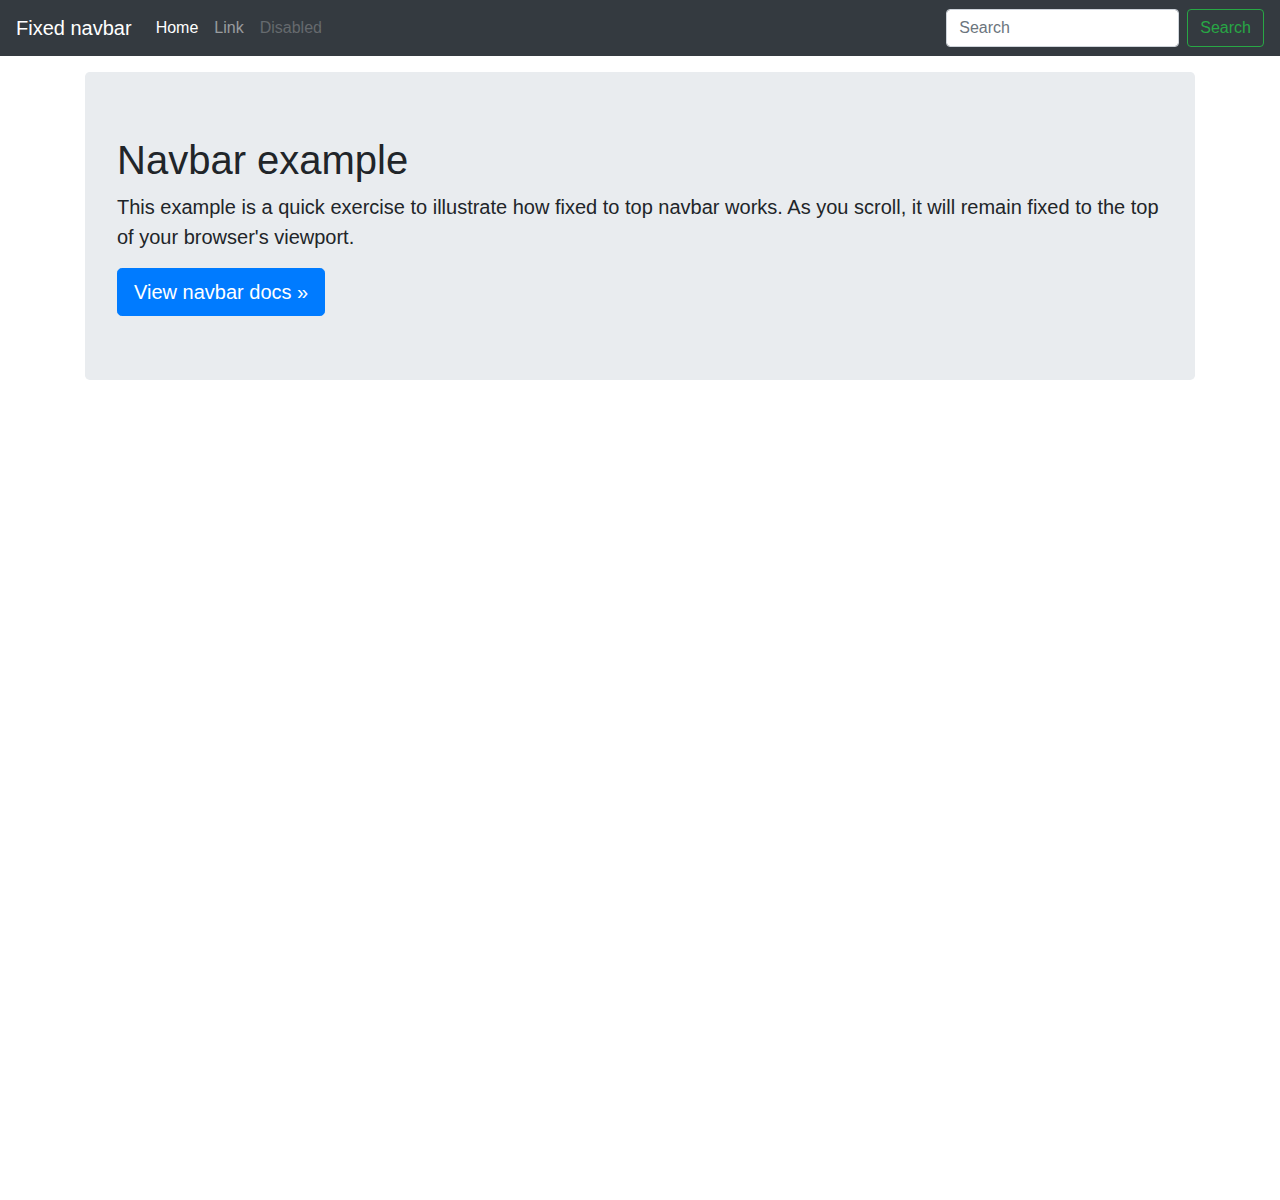
<file: bootstrap/bootstrap-4.1.0/docs/4.1/examples/navbar-fixed/index.html>
<!doctype html>
<html lang="en">
  <head>
    <meta charset="utf-8">
    <meta name="viewport" content="width=device-width, initial-scale=1, shrink-to-fit=no">
    <meta name="description" content="">
    <meta name="author" content="">
    <link rel="icon" href="../../../../favicon.ico">

    <title>Fixed top navbar example for Bootstrap</title>

    <!-- Bootstrap core CSS -->
    <link href="../../../../dist/css/bootstrap.min.css" rel="stylesheet">

    <!-- Custom styles for this template -->
    <link href="navbar-top-fixed.css" rel="stylesheet">
  </head>

  <body>

    <nav class="navbar navbar-expand-md navbar-dark fixed-top bg-dark">
      <a class="navbar-brand" href="#">Fixed navbar</a>
      <button class="navbar-toggler" type="button" data-toggle="collapse" data-target="#navbarCollapse" aria-controls="navbarCollapse" aria-expanded="false" aria-label="Toggle navigation">
        <span class="navbar-toggler-icon"></span>
      </button>
      <div class="collapse navbar-collapse" id="navbarCollapse">
        <ul class="navbar-nav mr-auto">
          <li class="nav-item active">
            <a class="nav-link" href="#">Home <span class="sr-only">(current)</span></a>
          </li>
          <li class="nav-item">
            <a class="nav-link" href="#">Link</a>
          </li>
          <li class="nav-item">
            <a class="nav-link disabled" href="#">Disabled</a>
          </li>
        </ul>
        <form class="form-inline mt-2 mt-md-0">
          <input class="form-control mr-sm-2" type="text" placeholder="Search" aria-label="Search">
          <button class="btn btn-outline-success my-2 my-sm-0" type="submit">Search</button>
        </form>
      </div>
    </nav>

    <main role="main" class="container">
      <div class="jumbotron">
        <h1>Navbar example</h1>
        <p class="lead">This example is a quick exercise to illustrate how fixed to top navbar works. As you scroll, it will remain fixed to the top of your browser's viewport.</p>
        <a class="btn btn-lg btn-primary" href="../../components/navbar/" role="button">View navbar docs &raquo;</a>
      </div>
    </main>

    <!-- Bootstrap core JavaScript
    ================================================== -->
    <!-- Placed at the end of the document so the pages load faster -->
    <script src="https://code.jquery.com/jquery-3.3.1.slim.min.js" integrity="sha384-q8i/X+965DzO0rT7abK41JStQIAqVgRVzpbzo5smXKp4YfRvH+8abtTE1Pi6jizo" crossorigin="anonymous"></script>
    <script>window.jQuery || document.write('<script src="../../../../assets/js/vendor/jquery-slim.min.js"><\/script>')</script>
    <script src="../../../../assets/js/vendor/popper.min.js"></script>
    <script src="../../../../dist/js/bootstrap.min.js"></script>
  </body>
</html>
</file>
<file: bootstrap/bootstrap-4.1.0/docs/4.1/examples/album/album.css>
:root {
  --jumbotron-padding-y: 3rem;
}

.jumbotron {
  padding-top: var(--jumbotron-padding-y);
  padding-bottom: var(--jumbotron-padding-y);
  margin-bottom: 0;
  background-color: #fff;
}
@media (min-width: 768px) {
  .jumbotron {
    padding-top: calc(var(--jumbotron-padding-y) * 2);
    padding-bottom: calc(var(--jumbotron-padding-y) * 2);
  }
}

.jumbotron p:last-child {
  margin-bottom: 0;
}

.jumbotron-heading {
  font-weight: 300;
}

.jumbotron .container {
  max-width: 40rem;
}

footer {
  padding-top: 3rem;
  padding-bottom: 3rem;
}

footer p {
  margin-bottom: .25rem;
}

.box-shadow { box-shadow: 0 .25rem .75rem rgba(0, 0, 0, .05); }
</file>
<file: bootstrap/bootstrap-4.1.0/docs/4.1/examples/blog/blog.css>
/* stylelint-disable selector-list-comma-newline-after */

.blog-header {
  line-height: 1;
  border-bottom: 1px solid #e5e5e5;
}

.blog-header-logo {
  font-family: "Playfair Display", Georgia, "Times New Roman", serif;
  font-size: 2.25rem;
}

.blog-header-logo:hover {
  text-decoration: none;
}

h1, h2, h3, h4, h5, h6 {
  font-family: "Playfair Display", Georgia, "Times New Roman", serif;
}

.display-4 {
  font-size: 2.5rem;
}
@media (min-width: 768px) {
  .display-4 {
    font-size: 3rem;
  }
}

.nav-scroller {
  position: relative;
  z-index: 2;
  height: 2.75rem;
  overflow-y: hidden;
}

.nav-scroller .nav {
  display: -ms-flexbox;
  display: flex;
  -ms-flex-wrap: nowrap;
  flex-wrap: nowrap;
  padding-bottom: 1rem;
  margin-top: -1px;
  overflow-x: auto;
  text-align: center;
  white-space: nowrap;
  -webkit-overflow-scrolling: touch;
}

.nav-scroller .nav-link {
  padding-top: .75rem;
  padding-bottom: .75rem;
  font-size: .875rem;
}

.card-img-right {
  height: 100%;
  border-radius: 0 3px 3px 0;
}

.flex-auto {
  -ms-flex: 0 0 auto;
  flex: 0 0 auto;
}

.h-250 { height: 250px; }
@media (min-width: 768px) {
  .h-md-250 { height: 250px; }
}

.border-top { border-top: 1px solid #e5e5e5; }
.border-bottom { border-bottom: 1px solid #e5e5e5; }

.box-shadow { box-shadow: 0 .25rem .75rem rgba(0, 0, 0, .05); }

/*
 * Blog name and description
 */
.blog-title {
  margin-bottom: 0;
  font-size: 2rem;
  font-weight: 400;
}
.blog-description {
  font-size: 1.1rem;
  color: #999;
}

@media (min-width: 40em) {
  .blog-title {
    font-size: 3.5rem;
  }
}

/* Pagination */
.blog-pagination {
  margin-bottom: 4rem;
}
.blog-pagination > .btn {
  border-radius: 2rem;
}

/*
 * Blog posts
 */
.blog-post {
  margin-bottom: 4rem;
}
.blog-post-title {
  margin-bottom: .25rem;
  font-size: 2.5rem;
}
.blog-post-meta {
  margin-bottom: 1.25rem;
  color: #999;
}

/*
 * Footer
 */
.blog-footer {
  padding: 2.5rem 0;
  color: #999;
  text-align: center;
  background-color: #f9f9f9;
  border-top: .05rem solid #e5e5e5;
}
.blog-footer p:last-child {
  margin-bottom: 0;
}
</file>
<file: bootstrap/bootstrap-4.1.0/docs/4.1/examples/carousel/carousel.css>
/* GLOBAL STYLES
-------------------------------------------------- */
/* Padding below the footer and lighter body text */

body {
  padding-top: 3rem;
  padding-bottom: 3rem;
  color: #5a5a5a;
}


/* CUSTOMIZE THE CAROUSEL
-------------------------------------------------- */

/* Carousel base class */
.carousel {
  margin-bottom: 4rem;
}
/* Since positioning the image, we need to help out the caption */
.carousel-caption {
  bottom: 3rem;
  z-index: 10;
}

/* Declare heights because of positioning of img element */
.carousel-item {
  height: 32rem;
  background-color: #777;
}
.carousel-item > img {
  position: absolute;
  top: 0;
  left: 0;
  min-width: 100%;
  height: 32rem;
}


/* MARKETING CONTENT
-------------------------------------------------- */

/* Center align the text within the three columns below the carousel */
.marketing .col-lg-4 {
  margin-bottom: 1.5rem;
  text-align: center;
}
.marketing h2 {
  font-weight: 400;
}
.marketing .col-lg-4 p {
  margin-right: .75rem;
  margin-left: .75rem;
}


/* Featurettes
------------------------- */

.featurette-divider {
  margin: 5rem 0; /* Space out the Bootstrap <hr> more */
}

/* Thin out the marketing headings */
.featurette-heading {
  font-weight: 300;
  line-height: 1;
  letter-spacing: -.05rem;
}


/* RESPONSIVE CSS
-------------------------------------------------- */

@media (min-width: 40em) {
  /* Bump up size of carousel content */
  .carousel-caption p {
    margin-bottom: 1.25rem;
    font-size: 1.25rem;
    line-height: 1.4;
  }

  .featurette-heading {
    font-size: 50px;
  }
}

@media (min-width: 62em) {
  .featurette-heading {
    margin-top: 7rem;
  }
}
</file>
<file: bootstrap/bootstrap-4.1.0/docs/4.1/examples/cover/cover.css>
/*
 * Globals
 */

/* Links */
a,
a:focus,
a:hover {
  color: #fff;
}

/* Custom default button */
.btn-secondary,
.btn-secondary:hover,
.btn-secondary:focus {
  color: #333;
  text-shadow: none; /* Prevent inheritance from `body` */
  background-color: #fff;
  border: .05rem solid #fff;
}


/*
 * Base structure
 */

html,
body {
  height: 100%;
  background-color: #333;
}

body {
  display: -ms-flexbox;
  display: flex;
  color: #fff;
  text-shadow: 0 .05rem .1rem rgba(0, 0, 0, .5);
  box-shadow: inset 0 0 5rem rgba(0, 0, 0, .5);
}

.cover-container {
  max-width: 42em;
}


/*
 * Header
 */
.masthead {
  margin-bottom: 2rem;
}

.masthead-brand {
  margin-bottom: 0;
}

.nav-masthead .nav-link {
  padding: .25rem 0;
  font-weight: 700;
  color: rgba(255, 255, 255, .5);
  background-color: transparent;
  border-bottom: .25rem solid transparent;
}

.nav-masthead .nav-link:hover,
.nav-masthead .nav-link:focus {
  border-bottom-color: rgba(255, 255, 255, .25);
}

.nav-masthead .nav-link + .nav-link {
  margin-left: 1rem;
}

.nav-masthead .active {
  color: #fff;
  border-bottom-color: #fff;
}

@media (min-width: 48em) {
  .masthead-brand {
    float: left;
  }
  .nav-masthead {
    float: right;
  }
}


/*
 * Cover
 */
.cover {
  padding: 0 1.5rem;
}
.cover .btn-lg {
  padding: .75rem 1.25rem;
  font-weight: 700;
}


/*
 * Footer
 */
.mastfoot {
  color: rgba(255, 255, 255, .5);
}
</file>
<file: bootstrap/bootstrap-4.1.0/docs/4.1/examples/grid/grid.css>
body {
  padding-top: 2rem;
  padding-bottom: 2rem;
}

h3 {
  margin-top: 2rem;
}

.row {
  margin-bottom: 1rem;
}
.row .row {
  margin-top: 1rem;
  margin-bottom: 0;
}
[class*="col-"] {
  padding-top: 1rem;
  padding-bottom: 1rem;
  background-color: rgba(86, 61, 124, .15);
  border: 1px solid rgba(86, 61, 124, .2);
}

hr {
  margin-top: 2rem;
  margin-bottom: 2rem;
}
</file>
<file: bootstrap/bootstrap-4.1.0/docs/4.1/examples/jumbotron/jumbotron.css>
/* Move down content because we have a fixed navbar that is 3.5rem tall */
body {
  padding-top: 3.5rem;
}
</file>
<file: bootstrap/bootstrap-4.1.0/docs/4.1/examples/navbar-fixed/navbar-top-fixed.css>
/* Show it is fixed to the top */
body {
  min-height: 75rem;
  padding-top: 4.5rem;
}
</file>
